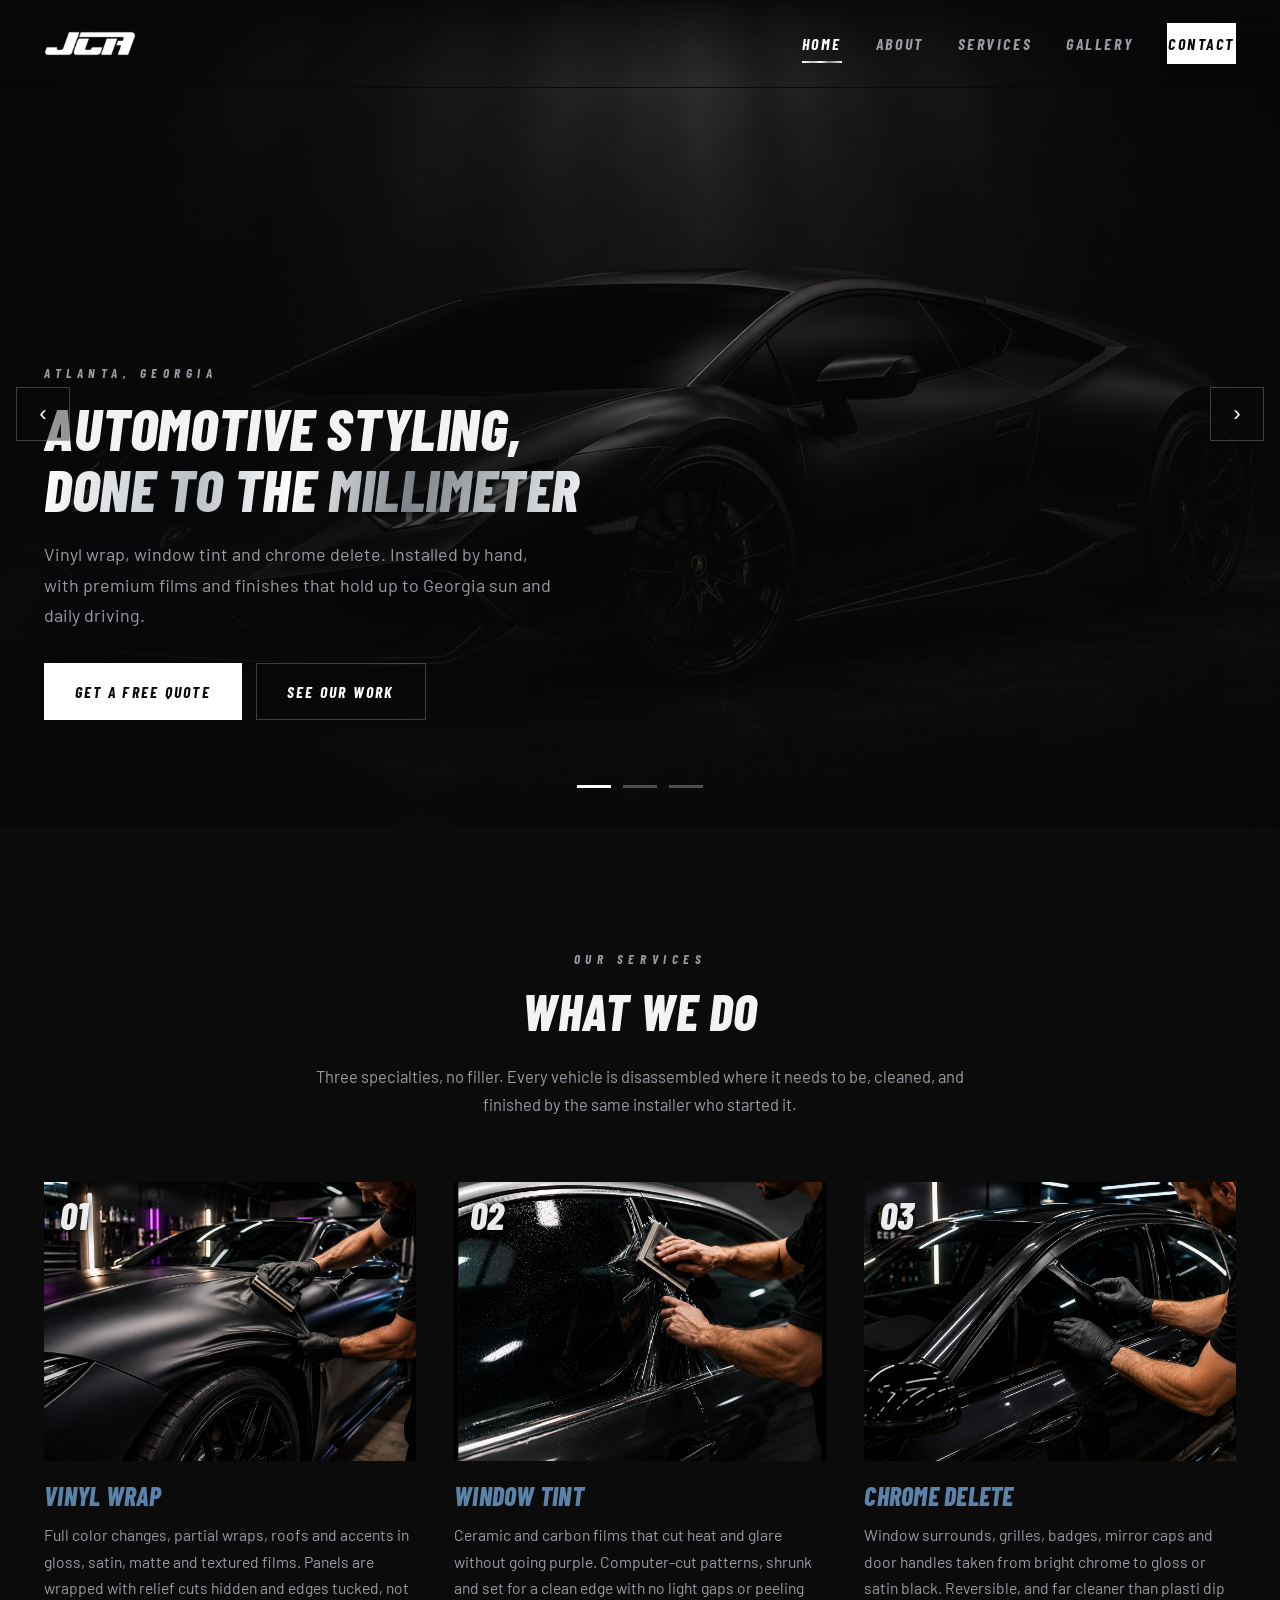
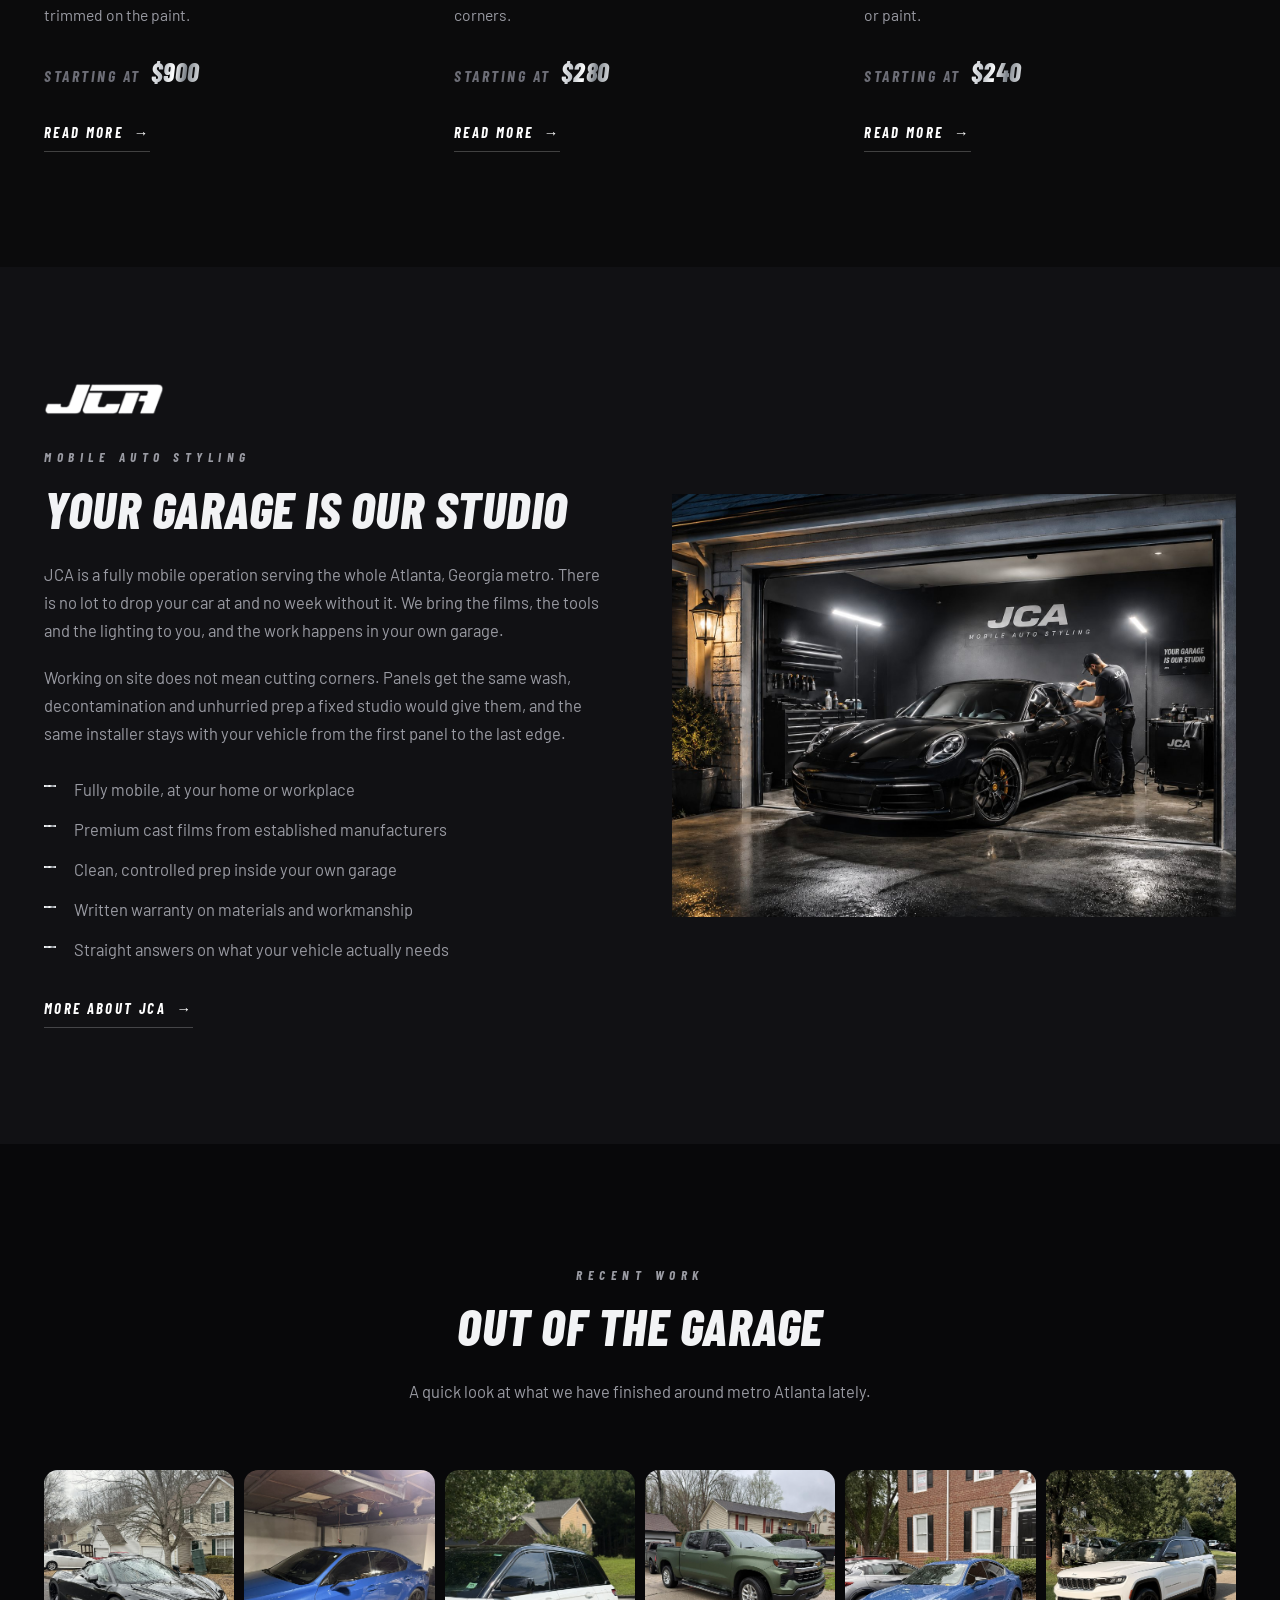
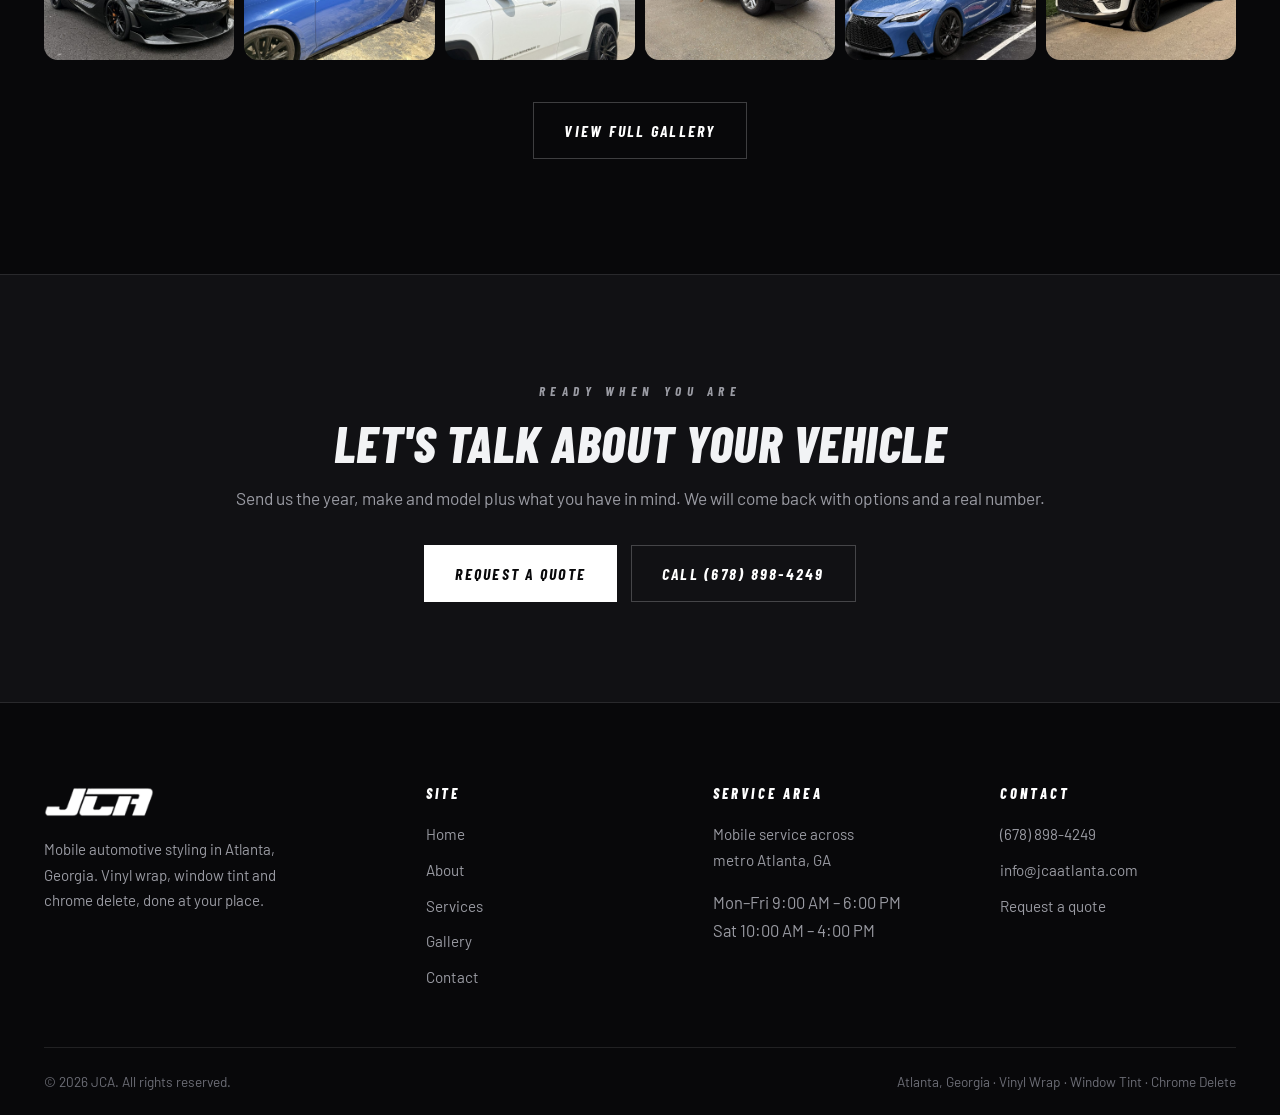
<file: index.html>
<!DOCTYPE html>
<html lang="en">
<head>
<meta charset="utf-8">
<meta name="viewport" content="width=device-width, initial-scale=1">
<title>JCA | Vinyl Wrap, Window Tint &amp; Chrome Delete in Atlanta, GA</title>
<meta name="description" content="JCA is a mobile automotive styling service in Atlanta, Georgia specializing in vinyl wraps, window tint and chrome delete. We come to your garage.">
<meta property="og:title" content="JCA | Automotive Styling in Atlanta, GA">
<meta property="og:description" content="Vinyl wrap, window tint and chrome delete done right in Atlanta, Georgia.">
<meta property="og:type" content="website">
<link rel="icon" href="assets/img/favicon.svg" type="image/svg+xml">
<link rel="preconnect" href="https://fonts.googleapis.com">
<link rel="preconnect" href="https://fonts.gstatic.com" crossorigin>
<link href="https://fonts.googleapis.com/css2?family=Barlow+Condensed:ital,wght@0,600;0,700;1,700;1,800&family=Barlow:wght@400;500;600&display=swap" rel="stylesheet">
<link rel="stylesheet" href="assets/css/style.css">
<script>document.documentElement.classList.add('js');</script>
</head>
<body>

<a class="skip-link" href="#main">Skip to content</a>

<!-- ============================= HEADER ============================= -->
<header class="site-header" id="siteHeader">
  <div class="container header-inner">
    <a class="brand" href="index.html" aria-label="JCA home">
      <img src="images/jca-logo.png" alt="JCA" width="92" height="25">
    </a>

    <nav class="nav" id="nav" aria-label="Main">
      <a href="index.html" class="is-active" aria-current="page">Home</a>
      <a href="about.html">About</a>
      <a href="services.html">Services</a>
      <a href="gallery.html">Gallery</a>
      <a href="contact.html" class="btn btn--solid btn--sm">Contact</a>
    </nav>

    <button class="nav-toggle" id="navToggle" type="button"
            aria-expanded="false" aria-controls="nav" aria-label="Open menu">
      <span></span>
    </button>
  </div>
</header>

<main id="main">

  <!-- ============================= HERO ============================= -->
  <section class="hero" data-slider aria-roledescription="carousel" aria-label="Featured work">
    <div class="hero__slides">
      <div class="hero__slide is-active" role="group" aria-roledescription="slide" aria-label="1 of 3">
        <img src="images/vinyl-wrap-hero.jpg" width="1672" height="941" fetchpriority="high"
             alt="Sports car finished in a satin black vinyl wrap under studio lighting">
      </div>
      <div class="hero__slide" role="group" aria-roledescription="slide" aria-label="2 of 3" aria-hidden="true">
        <!-- No loading="lazy" on carousel slides: inactive slides are visibility:hidden,
             so the browser defers the fetch and the slide rotates in blank. -->
        <img src="images/window-tint-hero.jpg" width="1672" height="941"
             alt="Black sedan with ceramic tinted glass under studio lighting">
      </div>
      <div class="hero__slide" role="group" aria-roledescription="slide" aria-label="3 of 3" aria-hidden="true">
        <img src="images/chrome-delete-hero.jpg" width="1672" height="941"
             alt="Black sports car with every exterior trim piece blacked out under studio lighting">
      </div>
    </div>

    <div class="hero__inner container">
      <div class="hero__copy">
        <span class="eyebrow">Atlanta, Georgia</span>
        <h1>Automotive styling,<br><span class="chrome-text">done to the millimeter</span></h1>
        <p>Vinyl wrap, window tint and chrome delete. Installed by hand, with premium films and finishes that hold up to Georgia sun and daily driving.</p>
        <div class="hero__actions">
          <a class="btn btn--solid" href="contact.html">Get a Free Quote</a>
          <a class="btn btn--ghost" href="gallery.html">See Our Work</a>
        </div>
      </div>
    </div>

    <button class="hero__arrow hero__arrow--prev" type="button" aria-label="Previous slide">&#8249;</button>
    <button class="hero__arrow hero__arrow--next" type="button" aria-label="Next slide">&#8250;</button>
    <div class="hero__dots" role="tablist" aria-label="Slides"></div>
  </section>

  <!-- ============================= SERVICES ============================= -->
  <section class="section">
    <div class="container">
      <div class="section-head reveal">
        <span class="eyebrow">Our Services</span>
        <h2>What we do</h2>
        <p>Three specialties, no filler. Every vehicle is disassembled where it needs to be, cleaned, and finished by the same installer who started it.</p>
      </div>

      <div class="grid-3">
        <article class="card reveal">
          <div class="card__media">
            <span class="card__index">01</span>
            <img src="images/vinyl-wrap.jpg" width="1402" height="1122" loading="lazy"
                 alt="Installer squeegeeing matte black vinyl wrap across a car's hood and front fender">
          </div>
          <h3>Vinyl Wrap</h3>
          <p>Full color changes, partial wraps, roofs and accents in gloss, satin, matte and textured films. Panels are wrapped with relief cuts hidden and edges tucked, not trimmed on the paint.</p>
          <p class="card__price">Starting at <b>$900</b></p>
          <a class="link-more" href="services.html#wrap">Read More</a>
        </article>

        <article class="card reveal" data-delay="1">
          <div class="card__media">
            <span class="card__index">02</span>
            <img src="images/window-tint.jpg" width="1352" height="1163" loading="lazy"
                 alt="Installer squeegeeing water out from under ceramic tint film on a car's side window">
          </div>
          <h3>Window Tint</h3>
          <p>Ceramic and carbon films that cut heat and glare without going purple. Computer-cut patterns, shrunk and set for a clean edge with no light gaps or peeling corners.</p>
          <p class="card__price">Starting at <b>$280</b></p>
          <a class="link-more" href="services.html#tint">Read More</a>
        </article>

        <article class="card reveal" data-delay="2">
          <div class="card__media">
            <span class="card__index">03</span>
            <img src="images/chrome-delete.jpg" width="1402" height="1122" loading="lazy"
                 alt="Installer laying black film over a car's chrome window surround during a chrome delete">
          </div>
          <h3>Chrome Delete</h3>
          <p>Window surrounds, grilles, badges, mirror caps and door handles taken from bright chrome to gloss or satin black. Reversible, and far cleaner than plasti dip or paint.</p>
          <p class="card__price">Starting at <b>$240</b></p>
          <a class="link-more" href="services.html#chrome-delete">Read More</a>
        </article>
      </div>
    </div>
  </section>

  <!-- ============================= ABOUT SPLIT ============================= -->
  <section class="section section--surface">
    <div class="container split">
      <div class="split__body reveal">
        <img class="brand-lockup" src="images/jca-logo.png" alt="JCA" width="120" height="33">
        <span class="eyebrow">Mobile Auto Styling</span>
        <h2>Your garage is our studio</h2>
        <p>JCA is a fully mobile operation serving the whole Atlanta, Georgia metro. There is no lot to drop your car at and no week without it. We bring the films, the tools and the lighting to you, and the work happens in your own garage.</p>
        <p>Working on site does not mean cutting corners. Panels get the same wash, decontamination and unhurried prep a fixed studio would give them, and the same installer stays with your vehicle from the first panel to the last edge.</p>
        <ul class="check">
          <li>Fully mobile, at your home or workplace</li>
          <li>Premium cast films from established manufacturers</li>
          <li>Clean, controlled prep inside your own garage</li>
          <li>Written warranty on materials and workmanship</li>
          <li>Straight answers on what your vehicle actually needs</li>
        </ul>
        <p style="margin-top:30px"><a class="link-more" href="about.html">More About JCA</a></p>
      </div>

      <div class="split__media split__media--framed reveal" data-delay="1">
        <img src="images/garage-studio.jpg" width="1448" height="1086" loading="lazy"
             alt="JCA installer applying film to a black sports car inside a customer's garage at night">
      </div>
    </div>
  </section>

  <!-- ============================= GALLERY PREVIEW ============================= -->
  <section class="section section--black">
    <div class="container">
      <div class="section-head reveal">
        <span class="eyebrow">Recent Work</span>
        <h2>Out of the garage</h2>
        <p>A quick look at what we have finished around metro Atlanta lately.</p>
      </div>

      <div class="mosaic mosaic--home reveal">
        <a class="tile" href="gallery.html"><img src="images/gallery-gloss-black-wrap.jpg" width="900" height="1200" alt="McLaren 720S in gloss black with blacked-out wheels and tinted glass" loading="lazy"></a>
        <a class="tile" href="gallery.html"><img src="images/gallery-ceramic-tint.jpg" width="900" height="1200" alt="Lexus IS with ceramic tinted windows and a blacked-out roof" loading="lazy"></a>
        <a class="tile" href="gallery.html"><img src="images/gallery-chrome-delete.jpg" width="900" height="1200" alt="Jeep Grand Cherokee with window surrounds and pillars blacked out" loading="lazy"></a>
        <a class="tile" href="gallery.html"><img src="images/gallery-color-change.jpg" width="900" height="1200" alt="Chevrolet Silverado finished in a matte military green color change wrap" loading="lazy"></a>
        <a class="tile" href="gallery.html"><img src="images/gallery-tinted-sedan.jpg" width="900" height="1200" alt="Lexus IS sedan with tinted glass parked outside after installation" loading="lazy"></a>
        <a class="tile" href="gallery.html"><img src="images/gallery-trim-blackout.jpg" width="900" height="1200" alt="Jeep Grand Cherokee with tinted glass and blacked-out trim and wheels" loading="lazy"></a>
      </div>

      <p style="text-align:center;margin-top:42px" class="reveal">
        <a class="btn btn--ghost" href="gallery.html">View Full Gallery</a>
      </p>
    </div>
  </section>

  <!-- ============================= CTA ============================= -->
  <section class="cta">
    <div class="container reveal">
      <span class="eyebrow">Ready When You Are</span>
      <h2>Let's talk about your vehicle</h2>
      <p class="lead">Send us the year, make and model plus what you have in mind. We will come back with options and a real number.</p>
      <div class="hero__actions">
        <a class="btn btn--solid" href="contact.html">Request a Quote</a>
        <a class="btn btn--ghost" href="tel:+16788984249">Call (678) 898-4249</a>
      </div>
    </div>
  </section>

</main>

<!-- ============================= FOOTER ============================= -->
<footer class="site-footer">
  <div class="container">
    <div class="footer-grid">
      <div class="footer-brand">
        <img src="images/jca-logo.png" alt="JCA" width="110" height="30">
        <p>Mobile automotive styling in Atlanta, Georgia. Vinyl wrap, window tint and chrome delete, done at your place.</p>
      </div>

      <div>
        <h4>Site</h4>
        <ul>
          <li><a href="index.html">Home</a></li>
          <li><a href="about.html">About</a></li>
          <li><a href="services.html">Services</a></li>
          <li><a href="gallery.html">Gallery</a></li>
          <li><a href="contact.html">Contact</a></li>
        </ul>
      </div>

      <div>
        <h4>Service Area</h4>
        <address>
          Mobile service across<br>
          metro Atlanta, GA
        </address>
        <p style="margin-top:14px">Mon&ndash;Fri 9:00 AM &ndash; 6:00 PM<br>Sat 10:00 AM &ndash; 4:00 PM</p>
      </div>

      <div>
        <h4>Contact</h4>
        <ul>
          <li><a href="tel:+16788984249">(678) 898-4249</a></li>
          <li><a href="mailto:info@jcaatlanta.com">info@jcaatlanta.com</a></li>
          <li><a href="contact.html">Request a quote</a></li>
        </ul>
      </div>
    </div>

    <div class="footer-bar">
      <span>&copy; <span data-year>2026</span> JCA. All rights reserved.</span>
      <span>Atlanta, Georgia &middot; Vinyl Wrap &middot; Window Tint &middot; Chrome Delete</span>
    </div>
  </div>
</footer>

<script src="assets/js/main.js"></script>
</body>
</html>
</file>
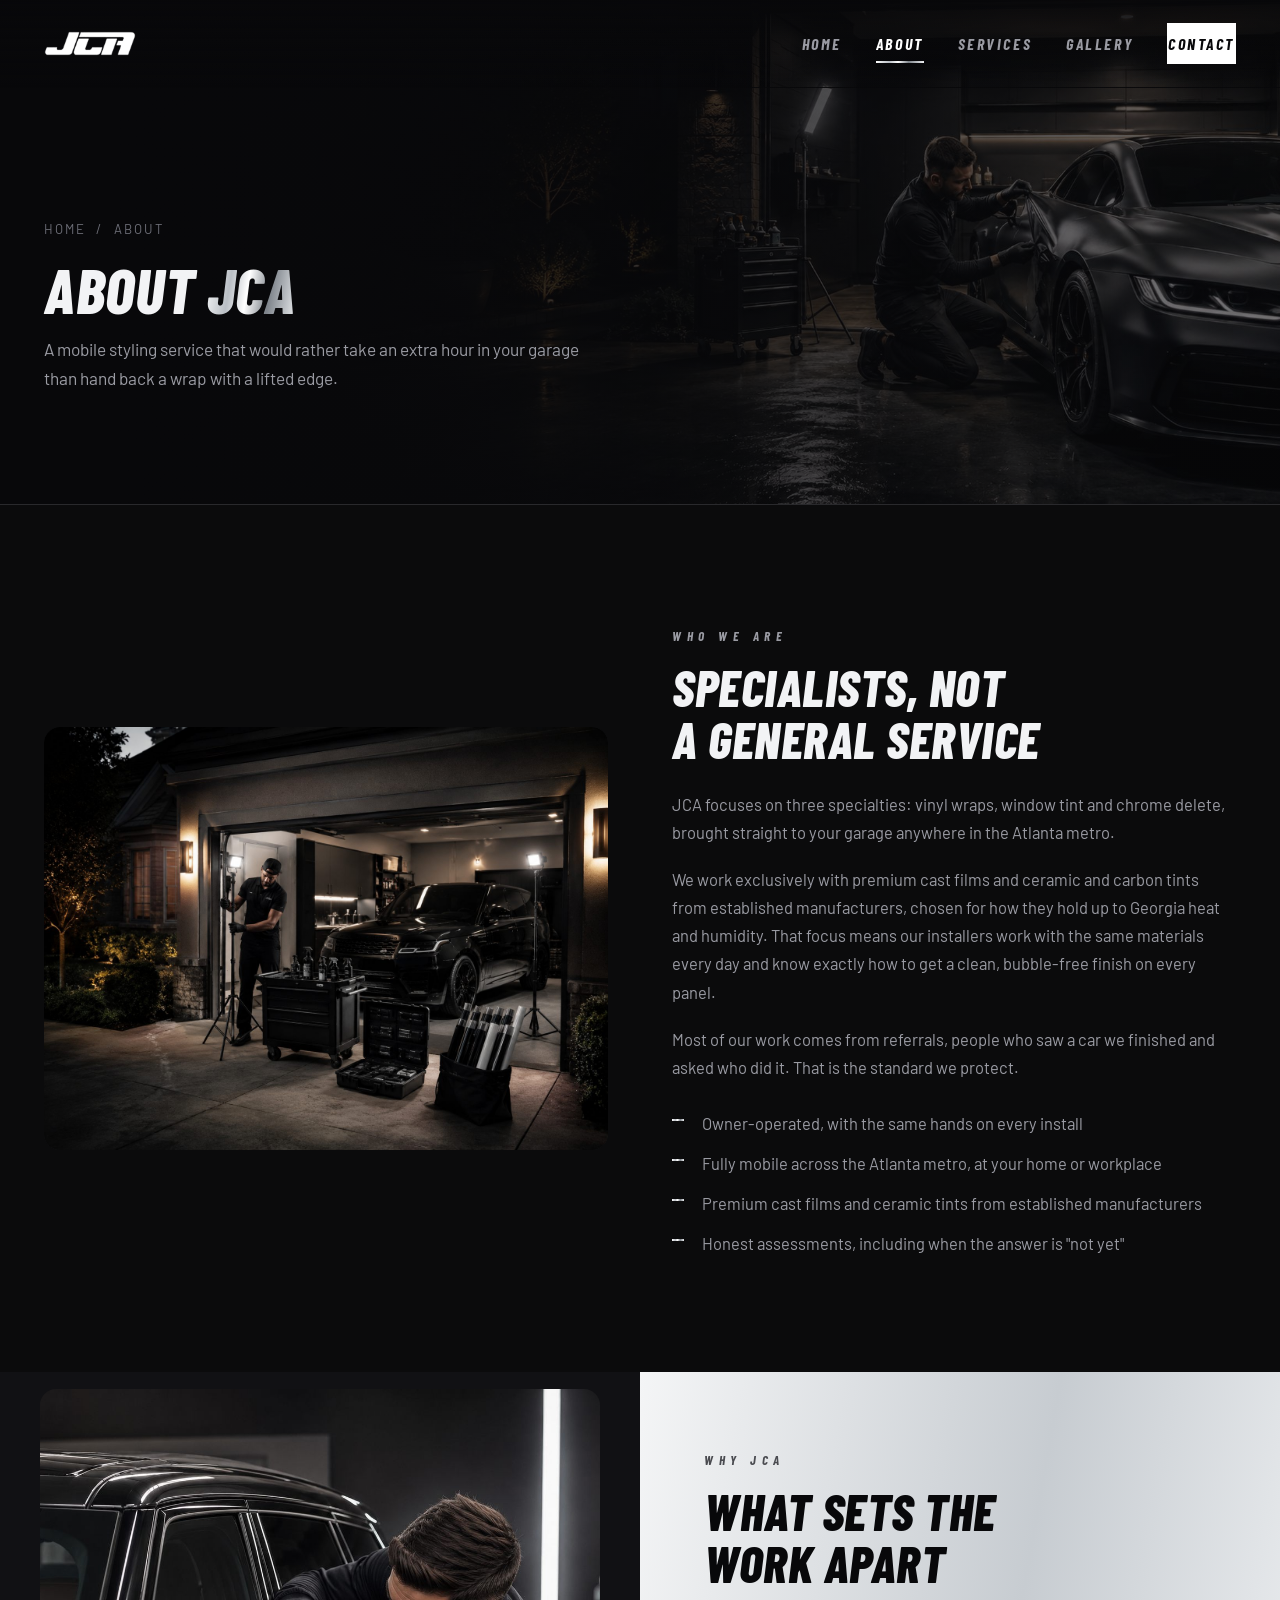
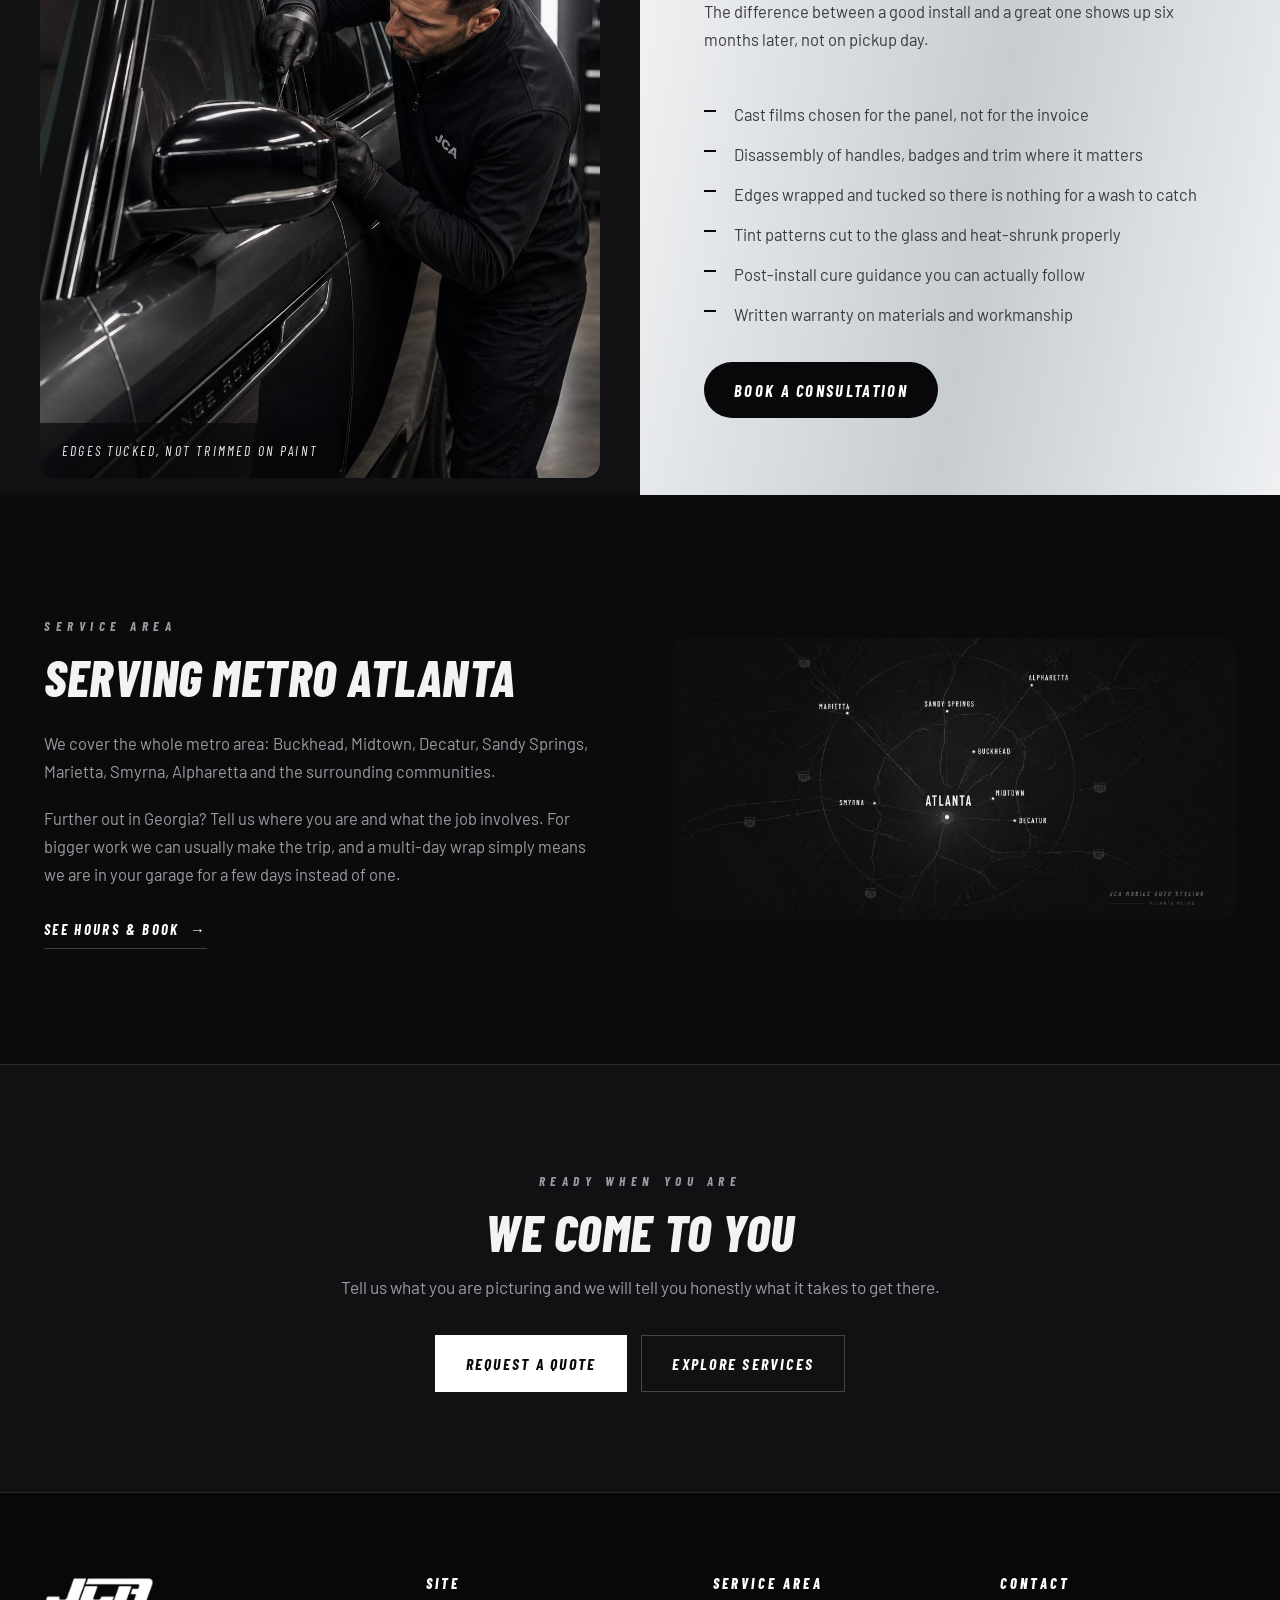
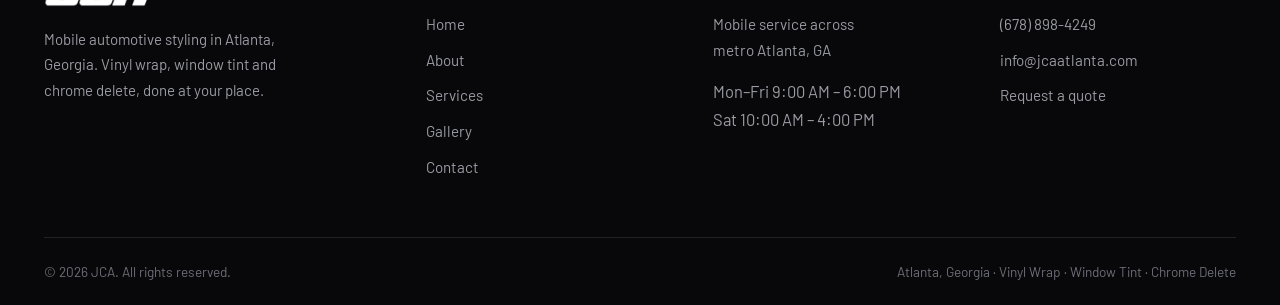
<file: about.html>
<!DOCTYPE html>
<html lang="en">
<head>
<meta charset="utf-8">
<meta name="viewport" content="width=device-width, initial-scale=1">
<title>About JCA | Mobile Automotive Styling in Atlanta, GA</title>
<meta name="description" content="Meet JCA, a mobile automotive styling service in Atlanta, Georgia: vinyl wrap, window tint and chrome delete, done in your own garage. Learn how we work.">
<meta property="og:title" content="About JCA | Mobile Automotive Styling in Atlanta, GA">
<meta property="og:description" content="How we work, what we install, and why the finish matters more than the deadline.">
<meta property="og:type" content="website">
<link rel="icon" href="assets/img/favicon.svg" type="image/svg+xml">
<link rel="preconnect" href="https://fonts.googleapis.com">
<link rel="preconnect" href="https://fonts.gstatic.com" crossorigin>
<link href="https://fonts.googleapis.com/css2?family=Barlow+Condensed:ital,wght@0,600;0,700;1,700;1,800&family=Barlow:wght@400;500;600&display=swap" rel="stylesheet">
<link rel="stylesheet" href="assets/css/style.css">
<script>document.documentElement.classList.add('js');</script>
</head>
<body>

<a class="skip-link" href="#main">Skip to content</a>

<header class="site-header" id="siteHeader">
  <div class="container header-inner">
    <a class="brand" href="index.html" aria-label="JCA home">
      <img src="images/jca-logo.png" alt="JCA" width="92" height="25">
    </a>
    <nav class="nav" id="nav" aria-label="Main">
      <a href="index.html">Home</a>
      <a href="about.html" class="is-active" aria-current="page">About</a>
      <a href="services.html">Services</a>
      <a href="gallery.html">Gallery</a>
      <a href="contact.html" class="btn btn--solid btn--sm">Contact</a>
    </nav>
    <button class="nav-toggle" id="navToggle" type="button"
            aria-expanded="false" aria-controls="nav" aria-label="Open menu">
      <span></span>
    </button>
  </div>
</header>

<main id="main">

  <section class="page-hero page-hero--about">
    <div class="container">
      <nav class="breadcrumb" aria-label="Breadcrumb">
        <a href="index.html">Home</a><span>/</span><span>About</span>
      </nav>
      <h1>About <span class="chrome-text">JCA</span></h1>
      <p class="lead">A mobile styling service that would rather take an extra hour in your garage than hand back a wrap with a lifted edge.</p>
    </div>
  </section>

  <!-- ============================= STORY ============================= -->
  <section class="section">
    <div class="container split">
      <div class="split__media split__media--framed split__media--rounded reveal">
        <img src="images/about-specialists.jpg" width="1448" height="1086" loading="lazy"
             alt="JCA installer setting up lighting and tools in a customer's driveway with a black SUV in the garage">
      </div>

      <div class="split__body reveal" data-delay="1">
        <span class="eyebrow">Who We Are</span>
        <h2>Specialists, not a general service</h2>
        <p>JCA focuses on three specialties: vinyl wraps, window tint and chrome delete, brought straight to your garage anywhere in the Atlanta metro.</p>
        <p>We work exclusively with premium cast films and ceramic and carbon tints from established manufacturers, chosen for how they hold up to Georgia heat and humidity. That focus means our installers work with the same materials every day and know exactly how to get a clean, bubble-free finish on every panel.</p>
        <p>Most of our work comes from referrals, people who saw a car we finished and asked who did it. That is the standard we protect.</p>
        <ul class="check">
          <li>Owner-operated, with the same hands on every install</li>
          <li>Fully mobile across the Atlanta metro, at your home or workplace</li>
          <li>Premium cast films and ceramic tints from established manufacturers</li>
          <li>Honest assessments, including when the answer is "not yet"</li>
        </ul>
      </div>
    </div>
  </section>

  <!-- ============================= FEATURE BAND ============================= -->
  <section class="band">
    <figure class="band__media">
      <img src="images/about-what-sets-apart.jpg" width="1254" height="1254" loading="lazy"
           alt="JCA installer trimming tint film along the window edge of a black Range Rover">
      <figcaption>Edges tucked, not trimmed on paint</figcaption>
    </figure>

    <div class="band__panel">
      <span class="eyebrow">Why JCA</span>
      <h2>What sets the work apart</h2>
      <p>The difference between a good install and a great one shows up six months later, not on pickup day.</p>
      <ul class="check check--dark">
        <li>Cast films chosen for the panel, not for the invoice</li>
        <li>Disassembly of handles, badges and trim where it matters</li>
        <li>Edges wrapped and tucked so there is nothing for a wash to catch</li>
        <li>Tint patterns cut to the glass and heat-shrunk properly</li>
        <li>Post-install cure guidance you can actually follow</li>
        <li>Written warranty on materials and workmanship</li>
      </ul>
      <a class="hotline" href="contact.html">Book a Consultation</a>
    </div>
  </section>

  <!-- ============================= SERVICE AREA ============================= -->
  <section class="section">
    <div class="container split split--reverse">
      <div class="split__media split__media--rounded reveal">
        <img src="images/service-area-map.jpg" width="1774" height="887" loading="lazy"
             alt="Map of the metro Atlanta service area, with Buckhead, Midtown, Decatur, Sandy Springs, Marietta, Smyrna and Alpharetta marked around Atlanta">
      </div>
      <div class="split__body reveal" data-delay="1">
        <span class="eyebrow">Service Area</span>
        <h2>Serving metro Atlanta</h2>
        <p>We cover the whole metro area: Buckhead, Midtown, Decatur, Sandy Springs, Marietta, Smyrna, Alpharetta and the surrounding communities.</p>
        <p>Further out in Georgia? Tell us where you are and what the job involves. For bigger work we can usually make the trip, and a multi-day wrap simply means we are in your garage for a few days instead of one.</p>
        <p style="margin-top:26px"><a class="link-more" href="contact.html">See Hours &amp; Book</a></p>
      </div>
    </div>
  </section>

  <section class="cta">
    <div class="container reveal">
      <span class="eyebrow">Ready When You Are</span>
      <h2>We come to you</h2>
      <p class="lead">Tell us what you are picturing and we will tell you honestly what it takes to get there.</p>
      <div class="hero__actions">
        <a class="btn btn--solid" href="contact.html">Request a Quote</a>
        <a class="btn btn--ghost" href="services.html">Explore Services</a>
      </div>
    </div>
  </section>

</main>

<footer class="site-footer">
  <div class="container">
    <div class="footer-grid">
      <div class="footer-brand">
        <img src="images/jca-logo.png" alt="JCA" width="110" height="30">
        <p>Mobile automotive styling in Atlanta, Georgia. Vinyl wrap, window tint and chrome delete, done at your place.</p>
      </div>
      <div>
        <h4>Site</h4>
        <ul>
          <li><a href="index.html">Home</a></li>
          <li><a href="about.html">About</a></li>
          <li><a href="services.html">Services</a></li>
          <li><a href="gallery.html">Gallery</a></li>
          <li><a href="contact.html">Contact</a></li>
        </ul>
      </div>
      <div>
        <h4>Service Area</h4>
        <address>
          Mobile service across<br>
          metro Atlanta, GA
        </address>
        <p style="margin-top:14px">Mon&ndash;Fri 9:00 AM &ndash; 6:00 PM<br>Sat 10:00 AM &ndash; 4:00 PM</p>
      </div>
      <div>
        <h4>Contact</h4>
        <ul>
          <li><a href="tel:+16788984249">(678) 898-4249</a></li>
          <li><a href="mailto:info@jcaatlanta.com">info@jcaatlanta.com</a></li>
          <li><a href="contact.html">Request a quote</a></li>
        </ul>
      </div>
    </div>
    <div class="footer-bar">
      <span>&copy; <span data-year>2026</span> JCA. All rights reserved.</span>
      <span>Atlanta, Georgia &middot; Vinyl Wrap &middot; Window Tint &middot; Chrome Delete</span>
    </div>
  </div>
</footer>

<script src="assets/js/main.js"></script>
</body>
</html>
</file>
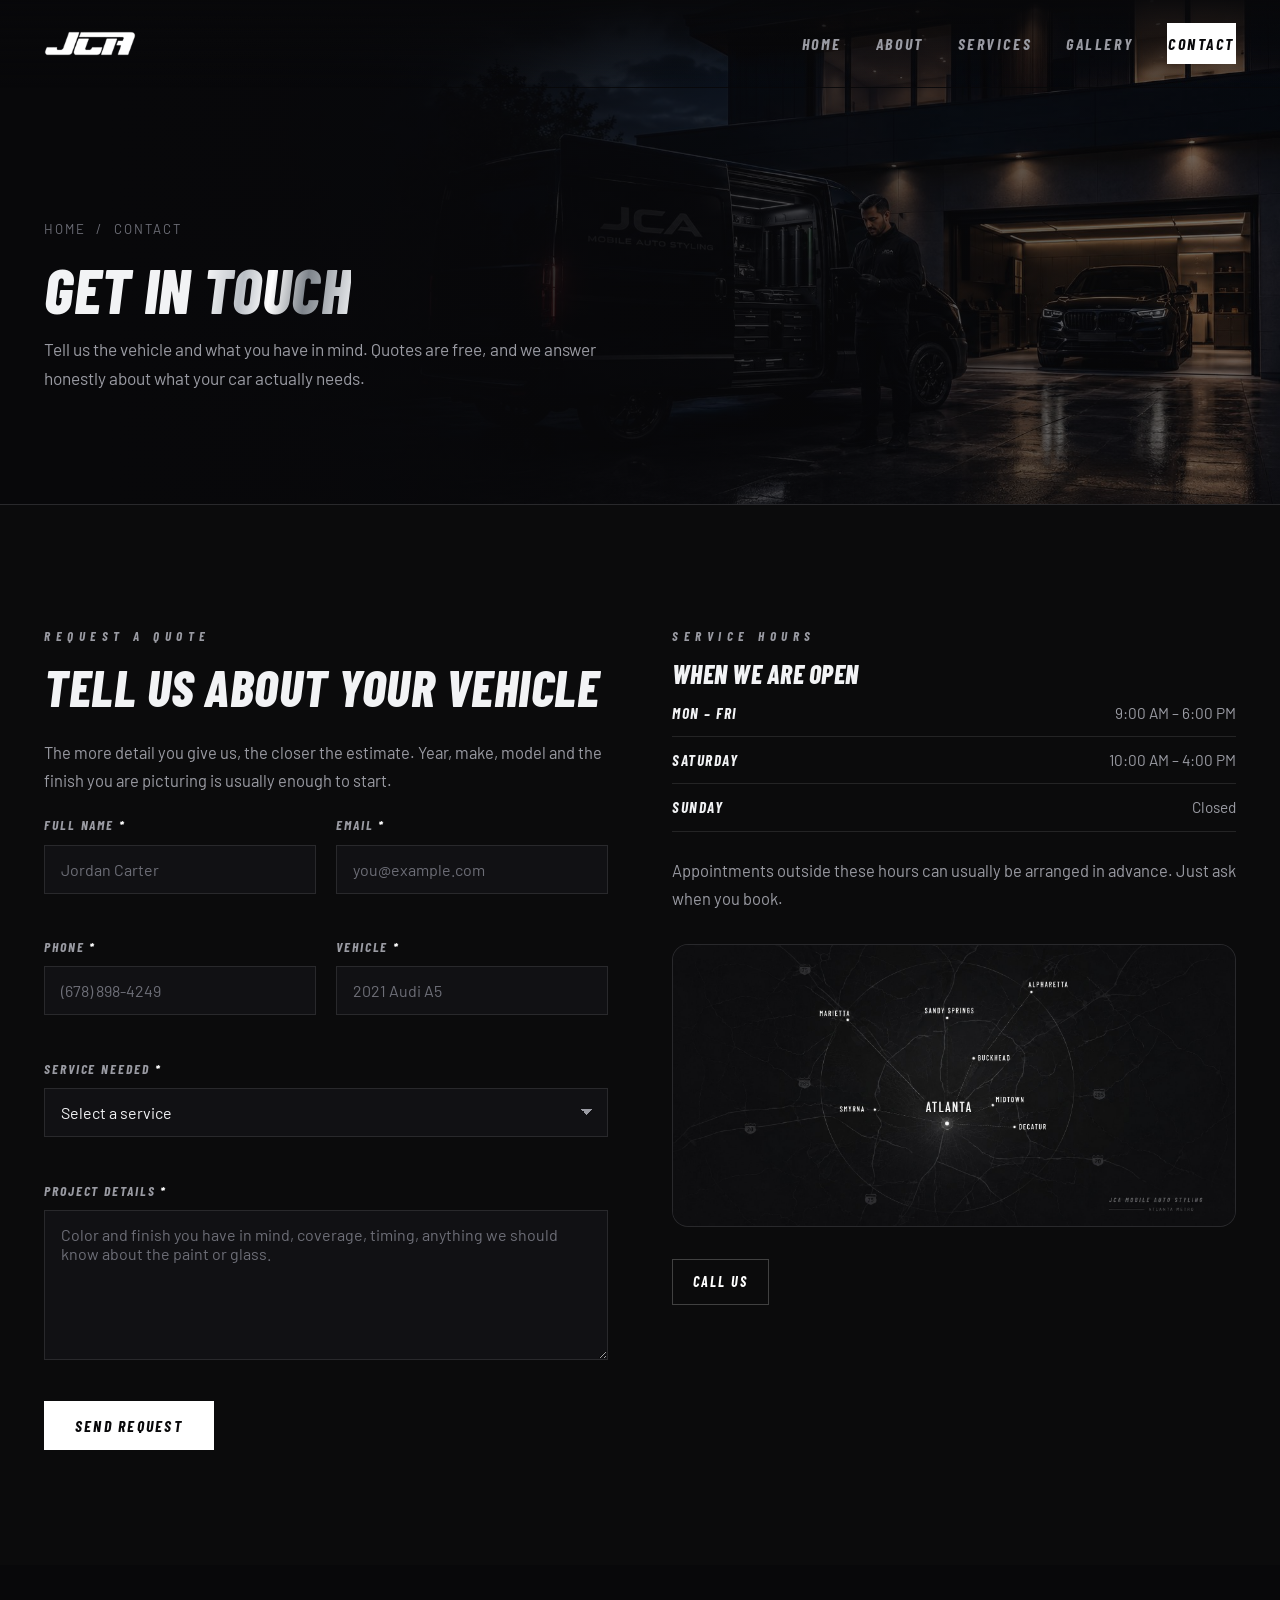
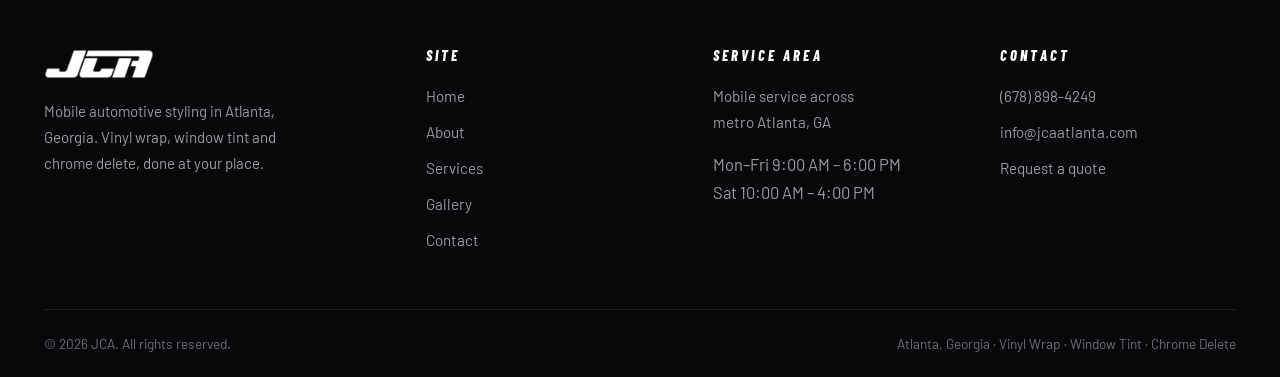
<file: contact.html>
<!DOCTYPE html>
<html lang="en">
<head>
<meta charset="utf-8">
<meta name="viewport" content="width=device-width, initial-scale=1">
<title>Contact JCA | Free Quote on Wrap, Tint &amp; Chrome Delete | Atlanta, GA</title>
<meta name="description" content="Contact JCA in Atlanta, Georgia for a free quote on vinyl wrap, window tint or chrome delete. Call, email or send us your vehicle details.">
<meta property="og:title" content="Contact JCA | Atlanta, GA">
<meta property="og:description" content="Get a free quote on vinyl wrap, window tint or chrome delete in Atlanta, Georgia.">
<meta property="og:type" content="website">
<link rel="icon" href="assets/img/favicon.svg" type="image/svg+xml">
<link rel="preconnect" href="https://fonts.googleapis.com">
<link rel="preconnect" href="https://fonts.gstatic.com" crossorigin>
<link href="https://fonts.googleapis.com/css2?family=Barlow+Condensed:ital,wght@0,600;0,700;1,700;1,800&family=Barlow:wght@400;500;600&display=swap" rel="stylesheet">
<link rel="stylesheet" href="assets/css/style.css">
<script>document.documentElement.classList.add('js');</script>
</head>
<body>

<a class="skip-link" href="#main">Skip to content</a>

<header class="site-header" id="siteHeader">
  <div class="container header-inner">
    <a class="brand" href="index.html" aria-label="JCA home">
      <img src="images/jca-logo.png" alt="JCA" width="92" height="25">
    </a>
    <nav class="nav" id="nav" aria-label="Main">
      <a href="index.html">Home</a>
      <a href="about.html">About</a>
      <a href="services.html">Services</a>
      <a href="gallery.html">Gallery</a>
      <a href="contact.html" class="btn btn--solid btn--sm is-active" aria-current="page">Contact</a>
    </nav>
    <button class="nav-toggle" id="navToggle" type="button"
            aria-expanded="false" aria-controls="nav" aria-label="Open menu">
      <span></span>
    </button>
  </div>
</header>

<main id="main">

  <section class="page-hero page-hero--contact">
    <div class="container">
      <nav class="breadcrumb" aria-label="Breadcrumb">
        <a href="index.html">Home</a><span>/</span><span>Contact</span>
      </nav>
      <h1>Get in <span class="chrome-text">Touch</span></h1>
      <p class="lead">Tell us the vehicle and what you have in mind. Quotes are free, and we answer honestly about what your car actually needs.</p>
    </div>
  </section>

  <!-- ============================= FORM ============================= -->
  <section class="section">
    <div class="container form-wrap">

      <div class="reveal">
        <span class="eyebrow">Request a Quote</span>
        <h2>Tell us about your vehicle</h2>
        <p>The more detail you give us, the closer the estimate. Year, make, model and the finish you are picturing is usually enough to start.</p>

        <!--
          NOTE FOR DEVELOPERS
          Submissions POST to the Supabase table contact_submissions. Validation
          and the fetch call both live in the contactForm block of
          assets/js/main.js, along with the project URL and publishable key.
        -->
        <form class="form" id="contactForm" novalidate>
          <div class="form__row">
            <div class="field">
              <label for="name">Full Name <span class="req">*</span></label>
              <input type="text" id="name" name="name" autocomplete="name" placeholder="Jordan Carter" required>
              <span class="error" id="name-error" role="alert"></span>
            </div>
            <div class="field">
              <label for="email">Email <span class="req">*</span></label>
              <input type="email" id="email" name="email" autocomplete="email" placeholder="you@example.com" required>
              <span class="error" id="email-error" role="alert"></span>
            </div>
          </div>

          <div class="form__row">
            <div class="field">
              <label for="phone">Phone <span class="req">*</span></label>
              <input type="tel" id="phone" name="phone" autocomplete="tel" placeholder="(678) 898-4249" required>
              <span class="error" id="phone-error" role="alert"></span>
            </div>
            <div class="field">
              <label for="vehicle">Vehicle <span class="req">*</span></label>
              <input type="text" id="vehicle" name="vehicle" placeholder="2021 Audi A5" required>
              <span class="error" id="vehicle-error" role="alert"></span>
            </div>
          </div>

          <div class="field">
            <label for="service">Service Needed <span class="req">*</span></label>
            <select id="service" name="service" required>
              <option value="">Select a service</option>
              <option value="wrap">Vinyl Wrap</option>
              <option value="tint">Window Tint</option>
              <option value="chrome-delete">Chrome Delete</option>
              <option value="multiple">More Than One Service</option>
              <option value="other">Something Else</option>
            </select>
            <span class="error" id="service-error" role="alert"></span>
          </div>

          <div class="field">
            <label for="message">Project Details <span class="req">*</span></label>
            <textarea id="message" name="message" placeholder="Color and finish you have in mind, coverage, timing, anything we should know about the paint or glass." required></textarea>
            <span class="error" id="message-error" role="alert"></span>
          </div>

          <div class="form__status" role="status" aria-live="polite"></div>

          <div>
            <button class="btn btn--solid" type="submit">Send Request</button>
          </div>
        </form>
      </div>

      <aside class="reveal" data-delay="1">
        <span class="eyebrow">Service Hours</span>
        <h3>When we are open</h3>
        <ul class="hours">
          <li><span>Mon &ndash; Fri</span><span>9:00 AM &ndash; 6:00 PM</span></li>
          <li><span>Saturday</span><span>10:00 AM &ndash; 4:00 PM</span></li>
          <li><span>Sunday</span><span>Closed</span></li>
        </ul>

        <p style="margin-top:24px">Appointments outside these hours can usually be arranged in advance. Just ask when you book.</p>

        <div class="map-frame" style="margin-top:32px">
          <img src="images/service-area-map.jpg" width="1774" height="887" loading="lazy"
               alt="Map of the metro Atlanta service area, with Buckhead, Midtown, Decatur, Sandy Springs, Marietta, Smyrna and Alpharetta marked around Atlanta">
        </div>

        <div class="hero__actions">
          <a class="btn btn--ghost btn--sm" href="tel:+16788984249">Call Us</a>
        </div>
      </aside>

    </div>
  </section>

</main>

<footer class="site-footer">
  <div class="container">
    <div class="footer-grid">
      <div class="footer-brand">
        <img src="images/jca-logo.png" alt="JCA" width="110" height="30">
        <p>Mobile automotive styling in Atlanta, Georgia. Vinyl wrap, window tint and chrome delete, done at your place.</p>
      </div>
      <div>
        <h4>Site</h4>
        <ul>
          <li><a href="index.html">Home</a></li>
          <li><a href="about.html">About</a></li>
          <li><a href="services.html">Services</a></li>
          <li><a href="gallery.html">Gallery</a></li>
          <li><a href="contact.html">Contact</a></li>
        </ul>
      </div>
      <div>
        <h4>Service Area</h4>
        <address>
          Mobile service across<br>
          metro Atlanta, GA
        </address>
        <p style="margin-top:14px">Mon&ndash;Fri 9:00 AM &ndash; 6:00 PM<br>Sat 10:00 AM &ndash; 4:00 PM</p>
      </div>
      <div>
        <h4>Contact</h4>
        <ul>
          <li><a href="tel:+16788984249">(678) 898-4249</a></li>
          <li><a href="mailto:info@jcaatlanta.com">info@jcaatlanta.com</a></li>
          <li><a href="contact.html">Request a quote</a></li>
        </ul>
      </div>
    </div>
    <div class="footer-bar">
      <span>&copy; <span data-year>2026</span> JCA. All rights reserved.</span>
      <span>Atlanta, Georgia &middot; Vinyl Wrap &middot; Window Tint &middot; Chrome Delete</span>
    </div>
  </div>
</footer>

<script src="assets/js/main.js"></script>
</body>
</html>
</file>
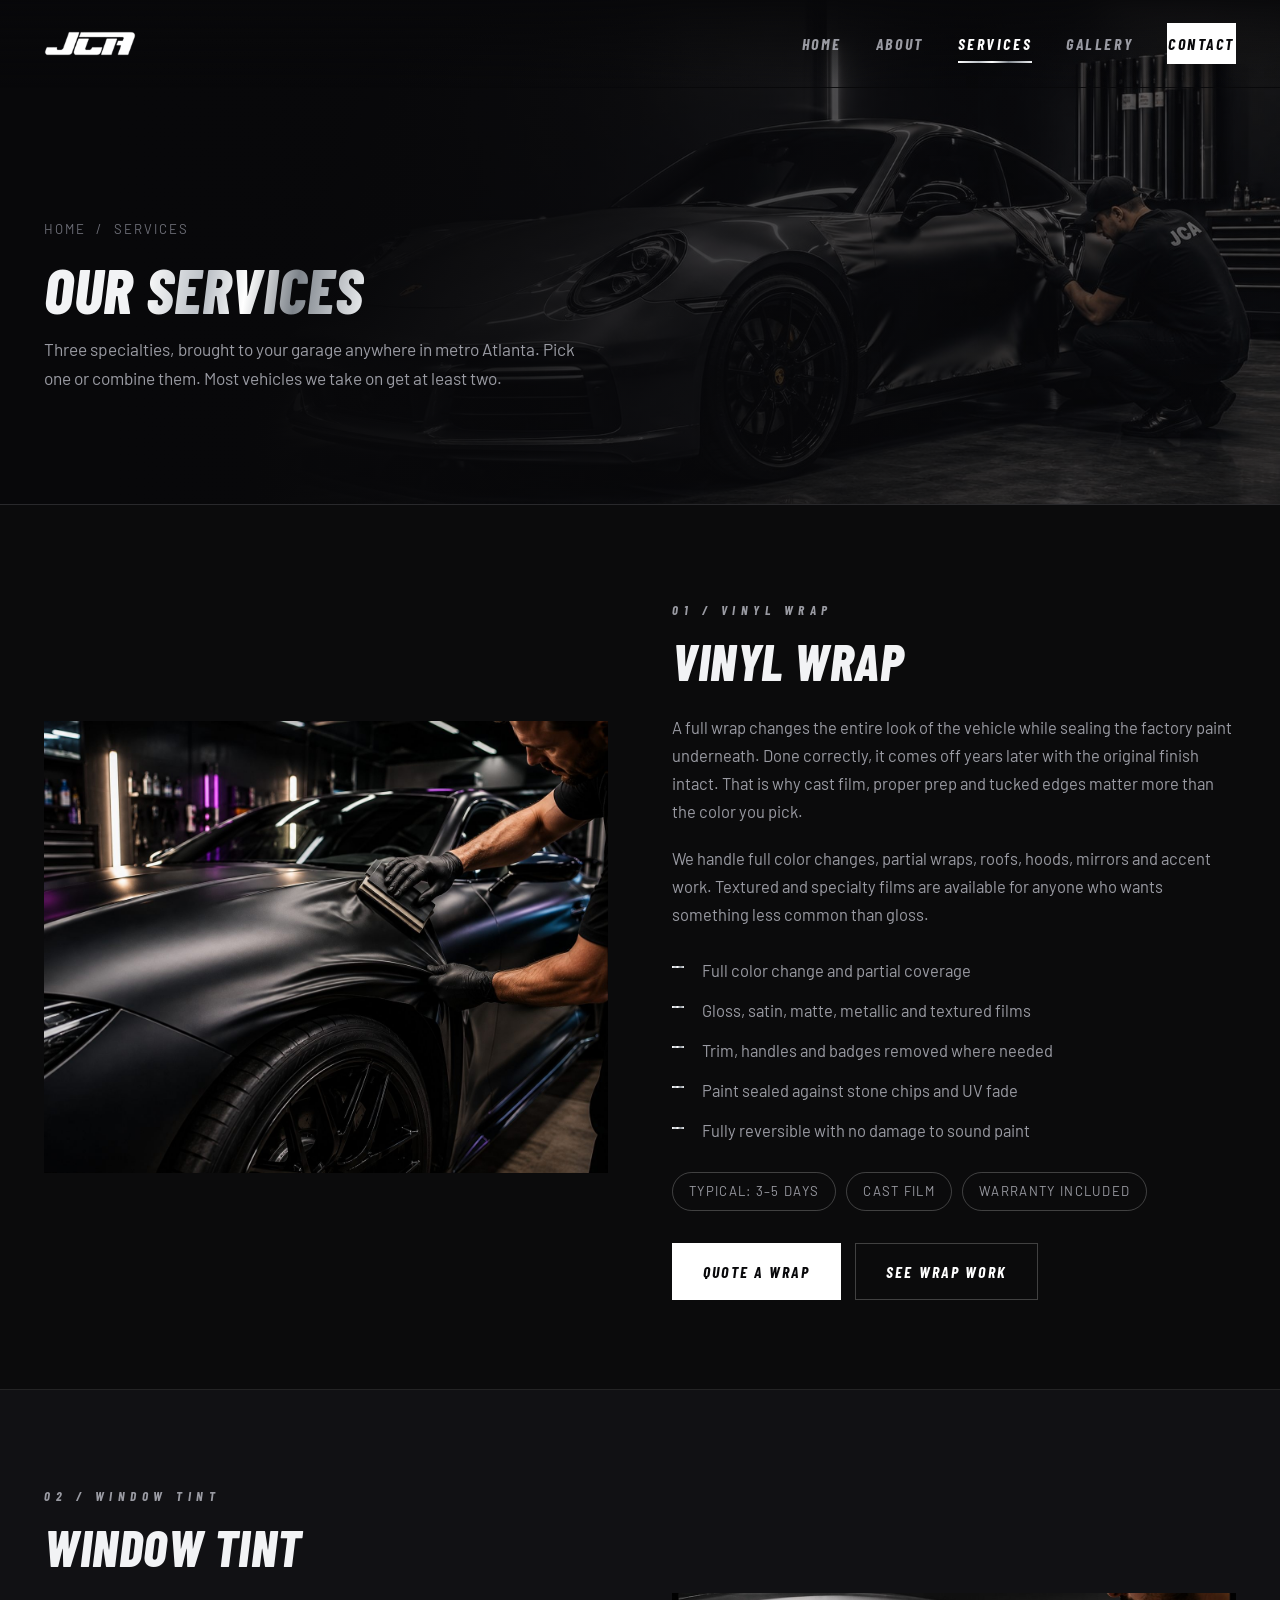
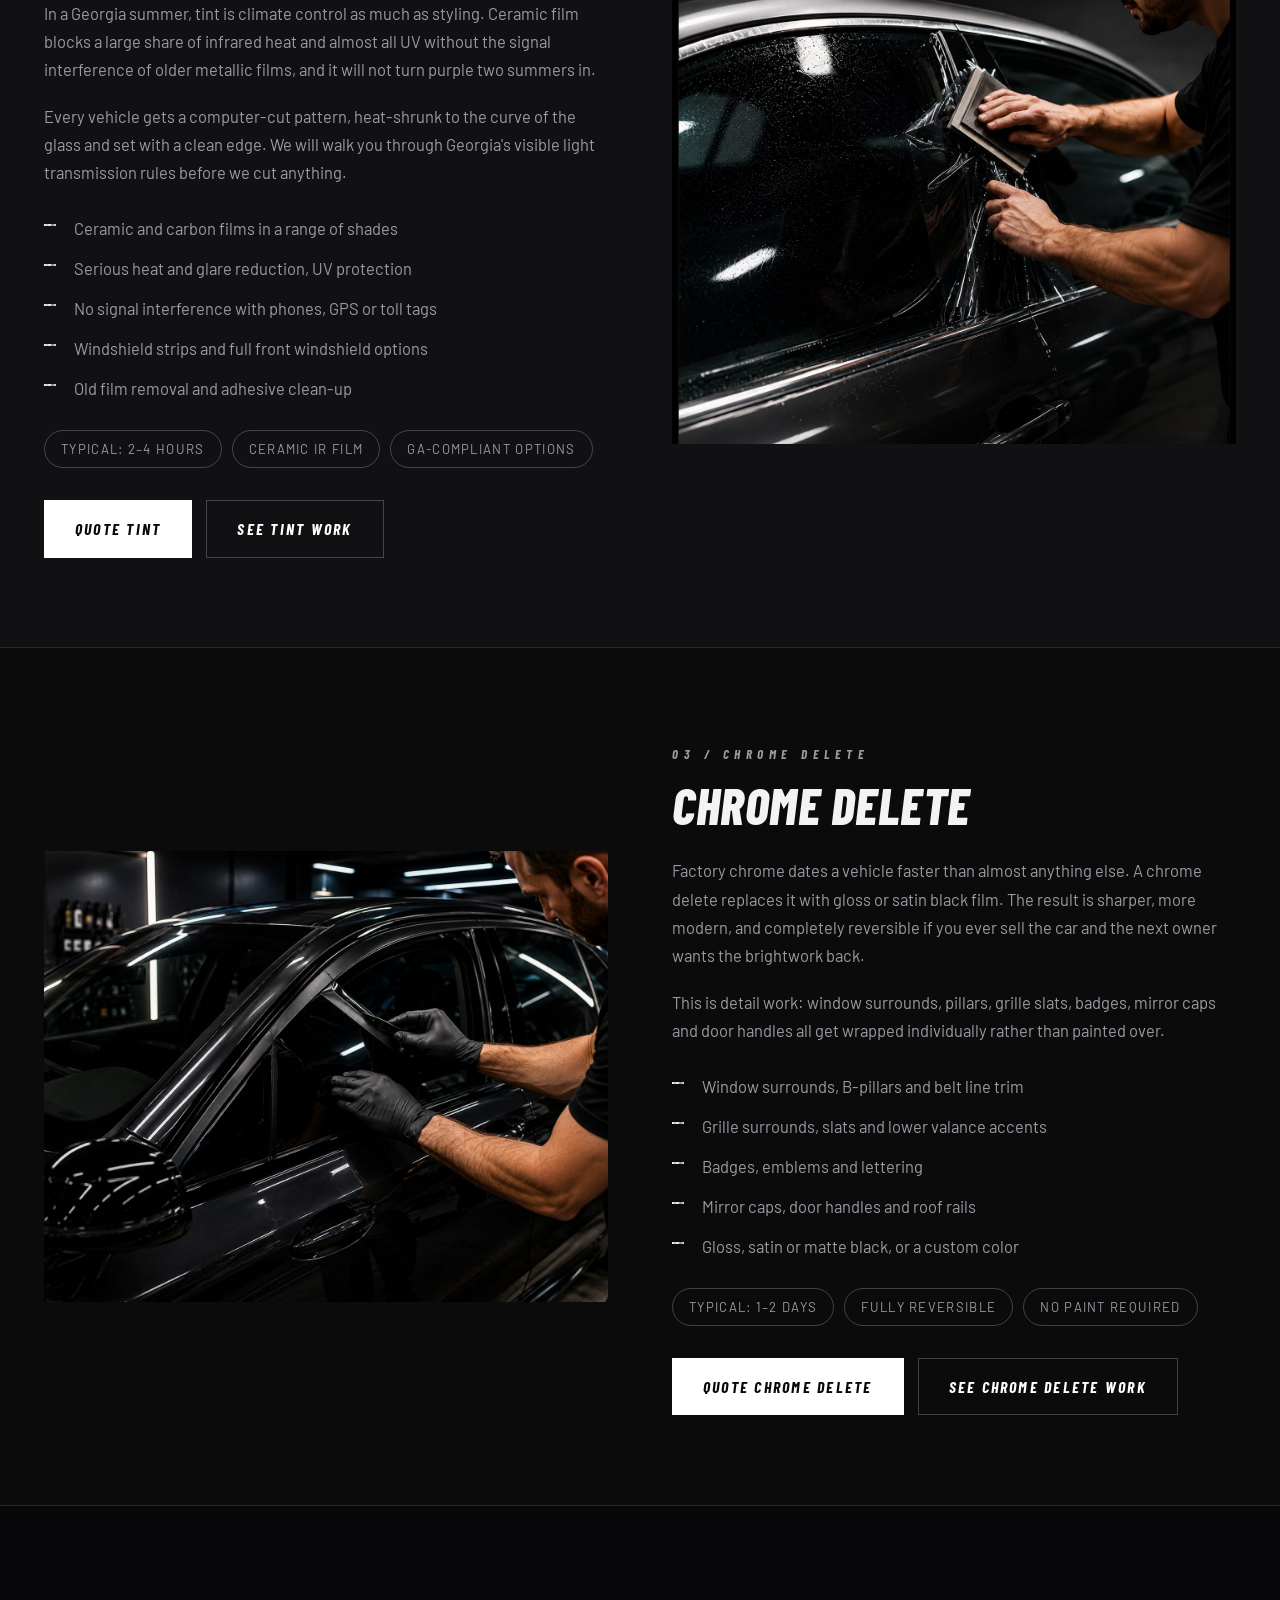
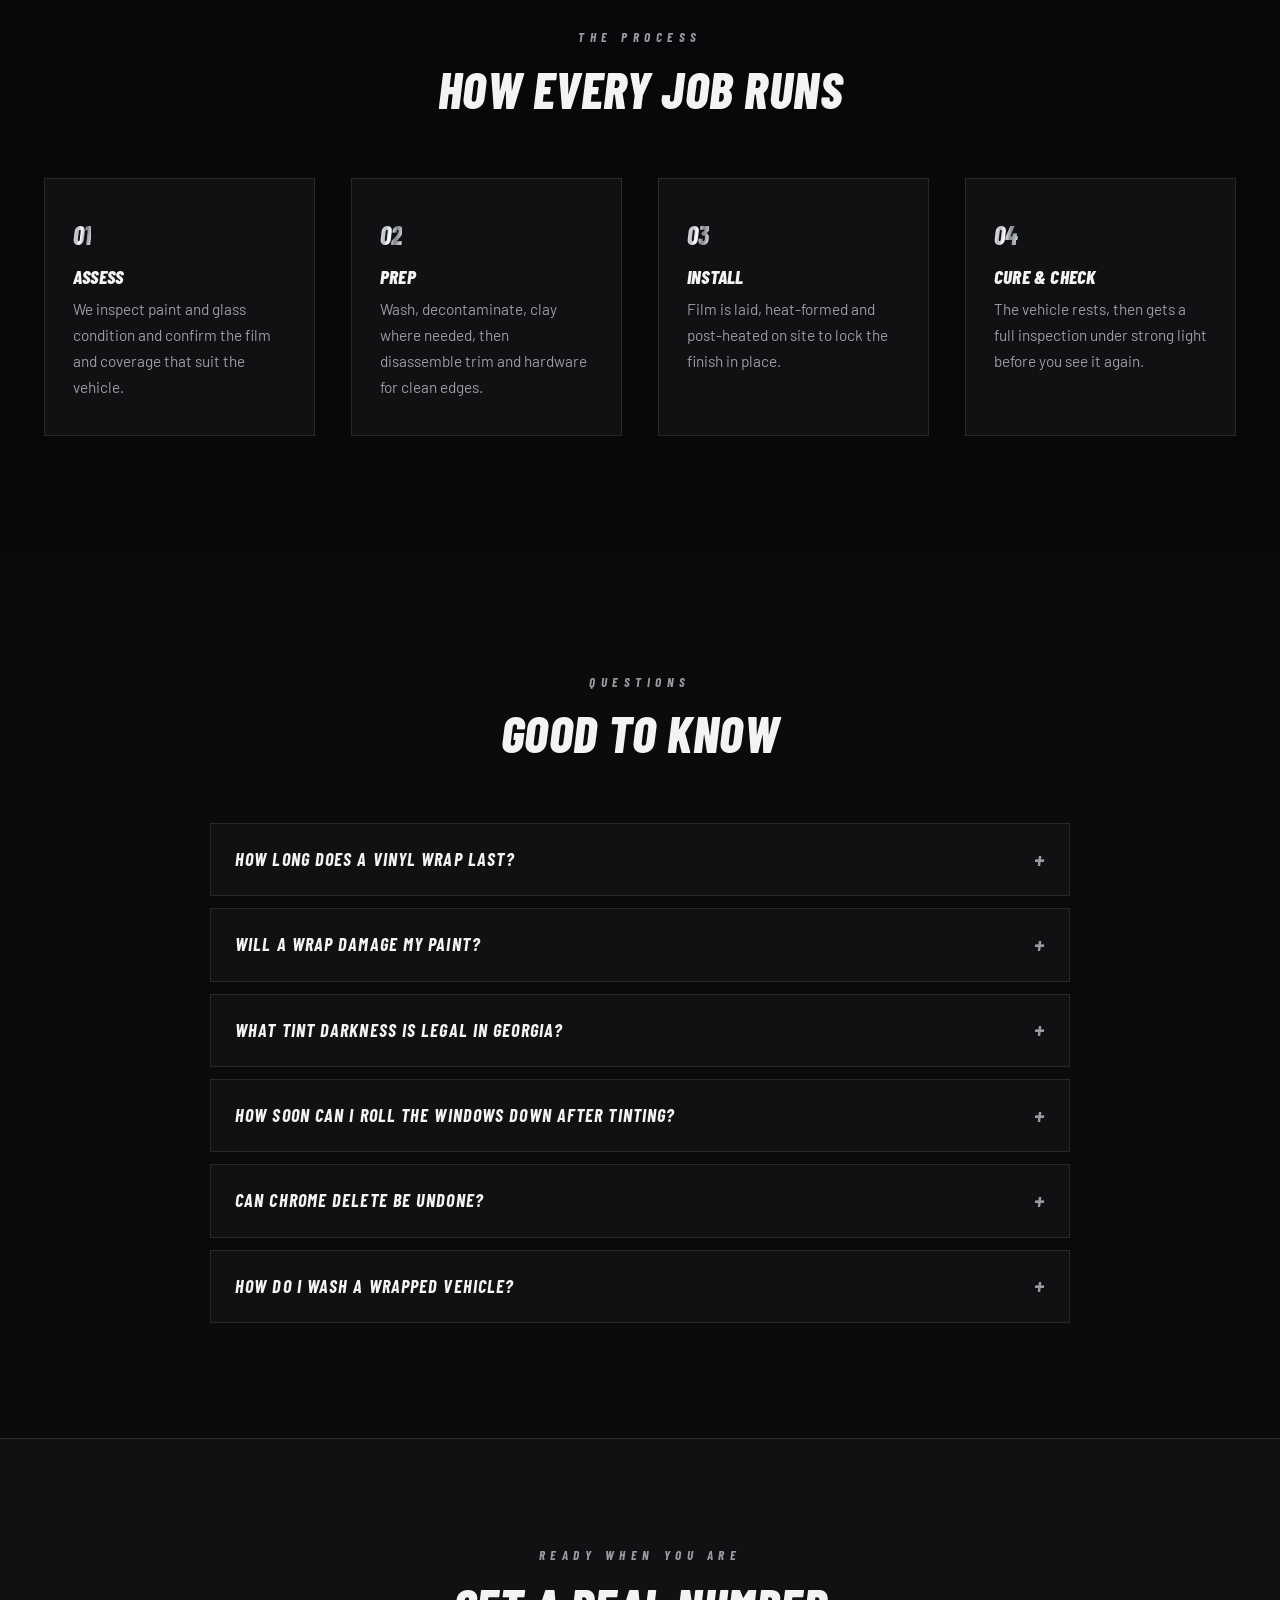
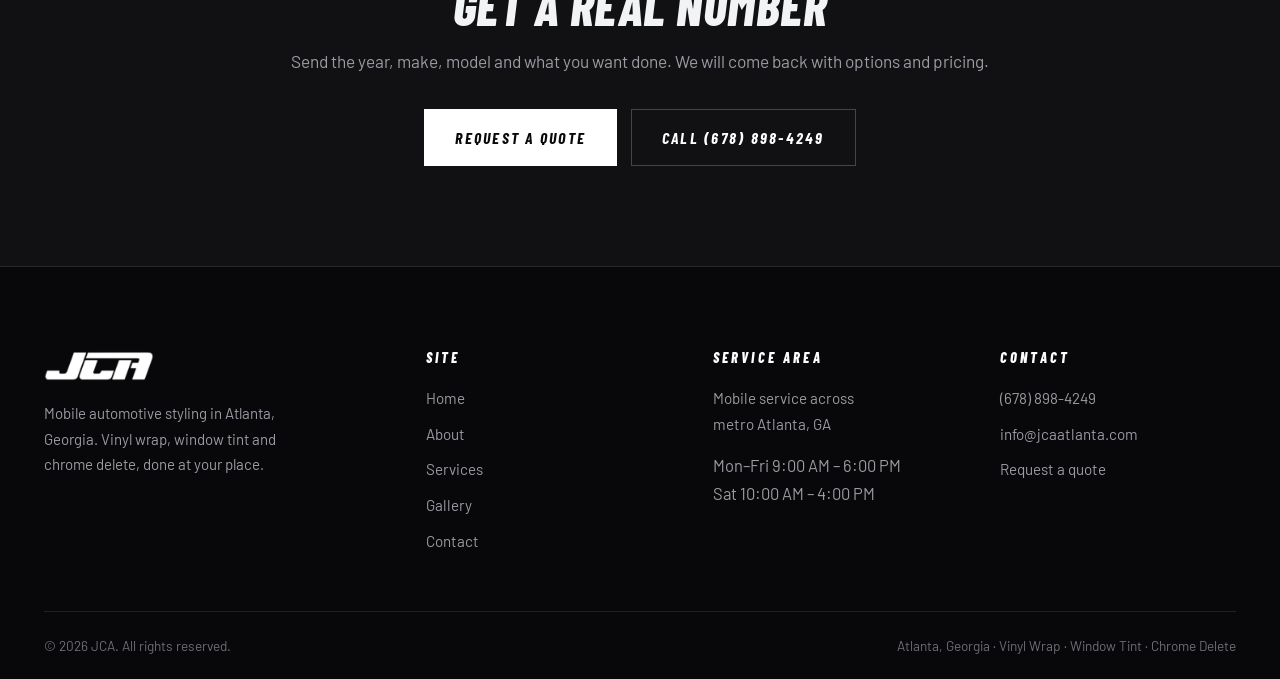
<file: services.html>
<!DOCTYPE html>
<html lang="en">
<head>
<meta charset="utf-8">
<meta name="viewport" content="width=device-width, initial-scale=1">
<title>Services | Vinyl Wrap, Window Tint &amp; Chrome Delete | JCA Atlanta</title>
<meta name="description" content="Vinyl wrap, ceramic window tint and chrome delete services at JCA in Atlanta, GA. See what each service covers, how long it takes and what it protects.">
<meta property="og:title" content="Services | JCA Atlanta">
<meta property="og:description" content="Vinyl wrap, window tint and chrome delete, brought to your garage in Atlanta, Georgia.">
<meta property="og:type" content="website">
<link rel="icon" href="assets/img/favicon.svg" type="image/svg+xml">
<link rel="preconnect" href="https://fonts.googleapis.com">
<link rel="preconnect" href="https://fonts.gstatic.com" crossorigin>
<link href="https://fonts.googleapis.com/css2?family=Barlow+Condensed:ital,wght@0,600;0,700;1,700;1,800&family=Barlow:wght@400;500;600&display=swap" rel="stylesheet">
<link rel="stylesheet" href="assets/css/style.css">
<script>document.documentElement.classList.add('js');</script>
</head>
<body>

<a class="skip-link" href="#main">Skip to content</a>

<header class="site-header" id="siteHeader">
  <div class="container header-inner">
    <a class="brand" href="index.html" aria-label="JCA home">
      <img src="images/jca-logo.png" alt="JCA" width="92" height="25">
    </a>
    <nav class="nav" id="nav" aria-label="Main">
      <a href="index.html">Home</a>
      <a href="about.html">About</a>
      <a href="services.html" class="is-active" aria-current="page">Services</a>
      <a href="gallery.html">Gallery</a>
      <a href="contact.html" class="btn btn--solid btn--sm">Contact</a>
    </nav>
    <button class="nav-toggle" id="navToggle" type="button"
            aria-expanded="false" aria-controls="nav" aria-label="Open menu">
      <span></span>
    </button>
  </div>
</header>

<main id="main">

  <section class="page-hero page-hero--services">
    <div class="container">
      <nav class="breadcrumb" aria-label="Breadcrumb">
        <a href="index.html">Home</a><span>/</span><span>Services</span>
      </nav>
      <h1>Our <span class="chrome-text">Services</span></h1>
      <p class="lead">Three specialties, brought to your garage anywhere in metro Atlanta. Pick one or combine them. Most vehicles we take on get at least two.</p>
    </div>
  </section>

  <!-- ============================= WRAP ============================= -->
  <section class="service-row" id="wrap">
    <div class="container split">
      <div class="split__media reveal">
        <img src="images/vinyl-wrap.jpg" width="1402" height="1122"
             alt="Installer squeegeeing matte black vinyl wrap across a car's hood and front fender">
      </div>
      <div class="split__body reveal" data-delay="1">
        <span class="eyebrow">01 / Vinyl Wrap</span>
        <h2>Vinyl Wrap</h2>
        <p>A full wrap changes the entire look of the vehicle while sealing the factory paint underneath. Done correctly, it comes off years later with the original finish intact. That is why cast film, proper prep and tucked edges matter more than the color you pick.</p>
        <p>We handle full color changes, partial wraps, roofs, hoods, mirrors and accent work. Textured and specialty films are available for anyone who wants something less common than gloss.</p>

        <ul class="check">
          <li>Full color change and partial coverage</li>
          <li>Gloss, satin, matte, metallic and textured films</li>
          <li>Trim, handles and badges removed where needed</li>
          <li>Paint sealed against stone chips and UV fade</li>
          <li>Fully reversible with no damage to sound paint</li>
        </ul>

        <div class="pill-list">
          <span class="pill">Typical: 3&ndash;5 days</span>
          <span class="pill">Cast film</span>
          <span class="pill">Warranty included</span>
        </div>

        <div class="hero__actions">
          <a class="btn btn--solid" href="contact.html">Quote a Wrap</a>
          <a class="btn btn--ghost" href="gallery.html">See Wrap Work</a>
        </div>
      </div>
    </div>
  </section>

  <!-- ============================= TINT ============================= -->
  <section class="service-row section--surface" id="tint">
    <div class="container split split--reverse">
      <div class="split__media reveal">
        <img src="images/window-tint.jpg" width="1352" height="1163" loading="lazy"
             alt="Installer squeegeeing water out from under ceramic tint film on a car's side window">
      </div>
      <div class="split__body reveal" data-delay="1">
        <span class="eyebrow">02 / Window Tint</span>
        <h2>Window Tint</h2>
        <p>In a Georgia summer, tint is climate control as much as styling. Ceramic film blocks a large share of infrared heat and almost all UV without the signal interference of older metallic films, and it will not turn purple two summers in.</p>
        <p>Every vehicle gets a computer-cut pattern, heat-shrunk to the curve of the glass and set with a clean edge. We will walk you through Georgia's visible light transmission rules before we cut anything.</p>

        <ul class="check">
          <li>Ceramic and carbon films in a range of shades</li>
          <li>Serious heat and glare reduction, UV protection</li>
          <li>No signal interference with phones, GPS or toll tags</li>
          <li>Windshield strips and full front windshield options</li>
          <li>Old film removal and adhesive clean-up</li>
        </ul>

        <div class="pill-list">
          <span class="pill">Typical: 2&ndash;4 hours</span>
          <span class="pill">Ceramic IR film</span>
          <span class="pill">GA-compliant options</span>
        </div>

        <div class="hero__actions">
          <a class="btn btn--solid" href="contact.html">Quote Tint</a>
          <a class="btn btn--ghost" href="gallery.html">See Tint Work</a>
        </div>
      </div>
    </div>
  </section>

  <!-- ============================= CHROME DELETE ============================= -->
  <section class="service-row" id="chrome-delete">
    <div class="container split">
      <div class="split__media reveal">
        <img src="images/chrome-delete.jpg" width="1402" height="1122" loading="lazy"
             alt="Installer laying black film over a car's chrome window surround during a chrome delete">
      </div>
      <div class="split__body reveal" data-delay="1">
        <span class="eyebrow">03 / Chrome Delete</span>
        <h2>Chrome Delete</h2>
        <p>Factory chrome dates a vehicle faster than almost anything else. A chrome delete replaces it with gloss or satin black film. The result is sharper, more modern, and completely reversible if you ever sell the car and the next owner wants the brightwork back.</p>
        <p>This is detail work: window surrounds, pillars, grille slats, badges, mirror caps and door handles all get wrapped individually rather than painted over.</p>

        <ul class="check">
          <li>Window surrounds, B-pillars and belt line trim</li>
          <li>Grille surrounds, slats and lower valance accents</li>
          <li>Badges, emblems and lettering</li>
          <li>Mirror caps, door handles and roof rails</li>
          <li>Gloss, satin or matte black, or a custom color</li>
        </ul>

        <div class="pill-list">
          <span class="pill">Typical: 1&ndash;2 days</span>
          <span class="pill">Fully reversible</span>
          <span class="pill">No paint required</span>
        </div>

        <div class="hero__actions">
          <a class="btn btn--solid" href="contact.html">Quote Chrome Delete</a>
          <a class="btn btn--ghost" href="gallery.html">See Chrome Delete Work</a>
        </div>
      </div>
    </div>
  </section>

  <!-- ============================= PROCESS ============================= -->
  <section class="section section--black">
    <div class="container">
      <div class="section-head reveal">
        <span class="eyebrow">The Process</span>
        <h2>How every job runs</h2>
      </div>
      <div class="steps">
        <div class="step reveal">
          <h3>Assess</h3>
          <p>We inspect paint and glass condition and confirm the film and coverage that suit the vehicle.</p>
        </div>
        <div class="step reveal" data-delay="1">
          <h3>Prep</h3>
          <p>Wash, decontaminate, clay where needed, then disassemble trim and hardware for clean edges.</p>
        </div>
        <div class="step reveal" data-delay="2">
          <h3>Install</h3>
          <p>Film is laid, heat-formed and post-heated on site to lock the finish in place.</p>
        </div>
        <div class="step reveal" data-delay="3">
          <h3>Cure &amp; Check</h3>
          <p>The vehicle rests, then gets a full inspection under strong light before you see it again.</p>
        </div>
      </div>
    </div>
  </section>

  <!-- ============================= FAQ ============================= -->
  <section class="section">
    <div class="container">
      <div class="section-head reveal">
        <span class="eyebrow">Questions</span>
        <h2>Good to know</h2>
      </div>

      <div class="faq reveal">
        <details>
          <summary>How long does a vinyl wrap last?</summary>
          <p>With quality cast film and normal care, expect roughly five to seven years on a daily driver in the Atlanta climate. Horizontal panels like the roof and hood take the most sun and usually show wear first. Garage parking and hand washing add years.</p>
        </details>
        <details>
          <summary>Will a wrap damage my paint?</summary>
          <p>Not on healthy factory paint. The film actually shields it. The risk is with panels that were previously repainted or already chipping, where lifting film can pull weak paint with it. We check for that before quoting and tell you straight if a panel is questionable.</p>
        </details>
        <details>
          <summary>What tint darkness is legal in Georgia?</summary>
          <p>Georgia sets minimum visible light transmission levels that differ for front side windows versus rear glass, with separate rules for multi-purpose vehicles. We go over the current requirements with you before cutting film so your install is road legal.</p>
        </details>
        <details>
          <summary>How soon can I roll the windows down after tinting?</summary>
          <p>Leave them up for three to five days while the adhesive cures. Some haze or small water pockets are normal at first and clear as the film dries. There is no need to worry unless they are still there after a couple of weeks.</p>
        </details>
        <details>
          <summary>Can chrome delete be undone?</summary>
          <p>Yes. The film is removed with heat and the original trim is untouched underneath. That reversibility is the main reason we use film rather than paint for this work.</p>
        </details>
        <details>
          <summary>How do I wash a wrapped vehicle?</summary>
          <p>Hand wash with a pH-neutral soap and a soft mitt. Skip automatic brush washes, and keep pressure washers at a distance and off the edges. Get bird droppings and fuel spills off quickly. They stain film faster than paint.</p>
        </details>
      </div>
    </div>
  </section>

  <section class="cta">
    <div class="container reveal">
      <span class="eyebrow">Ready When You Are</span>
      <h2>Get a real number</h2>
      <p class="lead">Send the year, make, model and what you want done. We will come back with options and pricing.</p>
      <div class="hero__actions">
        <a class="btn btn--solid" href="contact.html">Request a Quote</a>
        <a class="btn btn--ghost" href="tel:+16788984249">Call (678) 898-4249</a>
      </div>
    </div>
  </section>

</main>

<footer class="site-footer">
  <div class="container">
    <div class="footer-grid">
      <div class="footer-brand">
        <img src="images/jca-logo.png" alt="JCA" width="110" height="30">
        <p>Mobile automotive styling in Atlanta, Georgia. Vinyl wrap, window tint and chrome delete, done at your place.</p>
      </div>
      <div>
        <h4>Site</h4>
        <ul>
          <li><a href="index.html">Home</a></li>
          <li><a href="about.html">About</a></li>
          <li><a href="services.html">Services</a></li>
          <li><a href="gallery.html">Gallery</a></li>
          <li><a href="contact.html">Contact</a></li>
        </ul>
      </div>
      <div>
        <h4>Service Area</h4>
        <address>
          Mobile service across<br>
          metro Atlanta, GA
        </address>
        <p style="margin-top:14px">Mon&ndash;Fri 9:00 AM &ndash; 6:00 PM<br>Sat 10:00 AM &ndash; 4:00 PM</p>
      </div>
      <div>
        <h4>Contact</h4>
        <ul>
          <li><a href="tel:+16788984249">(678) 898-4249</a></li>
          <li><a href="mailto:info@jcaatlanta.com">info@jcaatlanta.com</a></li>
          <li><a href="contact.html">Request a quote</a></li>
        </ul>
      </div>
    </div>
    <div class="footer-bar">
      <span>&copy; <span data-year>2026</span> JCA. All rights reserved.</span>
      <span>Atlanta, Georgia &middot; Vinyl Wrap &middot; Window Tint &middot; Chrome Delete</span>
    </div>
  </div>
</footer>

<script src="assets/js/main.js"></script>
</body>
</html>
</file>
<file: assets/css/style.css>
/* ==========================================================================
   JCA — Atlanta, GA
   Vinyl Wrap · Window Tint · Chrome Delete
   Single stylesheet, no build step. Edit tokens below to retheme the site.
   ========================================================================== */

/* --------------------------------------------------------------------------
   1. Tokens
   -------------------------------------------------------------------------- */
:root {
  /* Brand palette — monochrome, taken from the JCA wordmark */
  --black:        #08080a;
  --bg:           #0b0b0c;
  --surface:      #111114;
  --surface-2:    #17181c;
  --surface-3:    #1f2126;
  --line:         rgba(255, 255, 255, 0.10);
  --line-strong:  rgba(255, 255, 255, 0.22);

  --white:        #ffffff;
  --text:         #f2f3f5;
  --muted:        #9a9ba3;
  --muted-dim:    #6d6e77;

  /* Steel blue for the home service card titles. The requested #3B5978 scored
     2.7:1 against --bg, under the 3:1 floor for large text; this is the same
     hue lightened to 4.87:1, which passes at any size. */
  --steel:        #5b82a8;

  /* "Chrome" accent replaces the red of the reference layout */
  --chrome:       linear-gradient(100deg, #ffffff 0%, #b9bec4 28%, #ffffff 46%, #7d838a 68%, #eef0f2 100%);
  --chrome-soft:  linear-gradient(100deg, #f4f5f6, #c7ccd1 55%, #eef0f2);

  /* Type */
  --font-display: 'Barlow Condensed', 'Arial Narrow', 'Helvetica Neue', sans-serif;
  --font-body:    'Barlow', 'Helvetica Neue', Arial, sans-serif;

  /* Layout */
  --container: 1240px;
  --gutter: 24px;
  --header-h: 88px;
  --header-h-sm: 68px;

  /* Motion */
  --ease: cubic-bezier(0.22, 0.61, 0.36, 1);
  --dur: 0.45s;
}

/* --------------------------------------------------------------------------
   2. Reset & base
   -------------------------------------------------------------------------- */
*, *::before, *::after { box-sizing: border-box; }

html {
  scroll-behavior: smooth;
  scroll-padding-top: var(--header-h);
  -webkit-text-size-adjust: 100%;
}

body {
  margin: 0;
  background: var(--bg);
  color: var(--text);
  font-family: var(--font-body);
  font-size: 16.5px;
  line-height: 1.7;
  -webkit-font-smoothing: antialiased;
  overflow-x: hidden;
}

body.nav-open { overflow: hidden; }

img, svg, video { display: block; max-width: 100%; height: auto; }

a { color: inherit; text-decoration: none; }

h1, h2, h3, h4 {
  font-family: var(--font-display);
  font-weight: 800;
  font-style: italic;
  line-height: 1.02;
  letter-spacing: 0.01em;
  text-transform: uppercase;
  margin: 0 0 0.5em;
}

/* Headings scale on a gentle linear curve (rem base + vw growth) rather than
   pure vw, so the floor stays readable on 360px phones and the ceiling does
   not outgrow its column on wide screens. Sizes were set against the measured
   wrap points of the longest headings in this site. */
h1 { font-size: clamp(2.25rem, 1.2rem + 3.4vw, 4.5rem); }
h2 { font-size: clamp(1.85rem, 1.1rem + 2.6vw, 3.25rem); }
h3 { font-size: clamp(1.25rem, 1.05rem + 0.7vw, 1.65rem); }
h4 { font-size: 1.1rem; }

h1, h2 { text-wrap: balance; }

p { margin: 0 0 1.15em; color: var(--muted); }
p:last-child { margin-bottom: 0; }

ul { margin: 0; padding: 0; list-style: none; }

::selection { background: var(--white); color: var(--black); }

:focus-visible {
  outline: 2px solid var(--white);
  outline-offset: 3px;
}

.skip-link {
  position: absolute;
  left: -9999px;
  top: 0;
  z-index: 999;
  background: var(--white);
  color: var(--black);
  padding: 12px 20px;
  font-weight: 700;
}
.skip-link:focus { left: 12px; top: 12px; }

/* --------------------------------------------------------------------------
   3. Layout helpers
   -------------------------------------------------------------------------- */
.container {
  width: 100%;
  max-width: var(--container);
  margin: 0 auto;
  padding: 0 var(--gutter);
}

.section { padding: clamp(64px, 9vw, 120px) 0; }
.section--tight { padding: clamp(48px, 6vw, 80px) 0; }
.section--surface { background: var(--surface); }
.section--black { background: var(--black); }

.section-head {
  max-width: 700px;
  margin: 0 auto clamp(40px, 5vw, 64px);
  text-align: center;
}
.section-head--left { margin-left: 0; text-align: left; }

.eyebrow {
  display: inline-block;
  font-family: var(--font-display);
  font-style: italic;
  font-weight: 700;
  text-transform: uppercase;
  letter-spacing: 0.42em;
  font-size: 0.82rem;
  color: var(--muted);
  margin-bottom: 14px;
}

.chrome-text {
  background: var(--chrome);
  -webkit-background-clip: text;
  background-clip: text;
  color: transparent;
}

.lead { font-size: 1.08rem; color: var(--muted); }

.rule {
  width: 56px;
  height: 2px;
  background: var(--chrome);
  border: 0;
  margin: 26px 0 0;
}
.section-head:not(.section-head--left) .rule { margin-inline: auto; }

/* --------------------------------------------------------------------------
   4. Buttons
   -------------------------------------------------------------------------- */
.btn {
  --btn-bg: transparent;
  --btn-fg: var(--white);
  --btn-bd: var(--line-strong);
  display: inline-flex;
  align-items: center;
  justify-content: center;
  gap: 10px;
  padding: 14px 30px;
  background: var(--btn-bg);
  color: var(--btn-fg);
  border: 1px solid var(--btn-bd);
  font-family: var(--font-display);
  font-style: italic;
  font-weight: 700;
  font-size: 1rem;
  text-transform: uppercase;
  letter-spacing: 0.14em;
  cursor: pointer;
  transition: background var(--dur) var(--ease), color var(--dur) var(--ease),
              border-color var(--dur) var(--ease), transform 0.2s var(--ease);
}
.btn:hover { transform: translateY(-2px); }
.btn:active { transform: translateY(0); }

.btn--solid { --btn-bg: var(--white); --btn-fg: var(--black); --btn-bd: var(--white); }
.btn--solid:hover { --btn-bg: #d5d8dc; --btn-bd: #d5d8dc; }

.btn--ghost:hover { --btn-bg: var(--white); --btn-fg: var(--black); --btn-bd: var(--white); }

.btn--dark { --btn-bg: var(--black); --btn-fg: var(--white); --btn-bd: var(--black); }
.btn--dark:hover { --btn-bg: #26272b; --btn-bd: #26272b; }

.btn--sm { padding: 10px 20px; font-size: 0.9rem; }

.link-more {
  display: inline-flex;
  align-items: center;
  gap: 10px;
  font-family: var(--font-display);
  font-style: italic;
  font-weight: 700;
  text-transform: uppercase;
  letter-spacing: 0.16em;
  font-size: 0.92rem;
  color: var(--white);
  padding-bottom: 6px;
  border-bottom: 1px solid var(--line-strong);
  transition: border-color var(--dur) var(--ease), gap var(--dur) var(--ease);
}
.link-more::after { content: "→"; transition: transform var(--dur) var(--ease); }
.link-more:hover { border-color: var(--white); }
.link-more:hover::after { transform: translateX(5px); }

/* --------------------------------------------------------------------------
   5. Header / navigation
   -------------------------------------------------------------------------- */
.site-header {
  position: fixed;
  inset: 0 0 auto 0;
  z-index: 100;
  height: var(--header-h);
  display: flex;
  align-items: center;
  background: linear-gradient(to bottom, rgba(8, 8, 10, 0.92), rgba(8, 8, 10, 0));
  transition: height var(--dur) var(--ease), background var(--dur) var(--ease),
              border-color var(--dur) var(--ease);
  border-bottom: 1px solid transparent;
}
.site-header.is-stuck {
  height: var(--header-h-sm);
  background: rgba(8, 8, 10, 0.94);
  backdrop-filter: blur(12px);
  -webkit-backdrop-filter: blur(12px);
  border-bottom-color: var(--line);
}

.header-inner {
  display: flex;
  align-items: center;
  justify-content: space-between;
  gap: 24px;
}

.brand { flex: none; }
.brand img { width: 92px; height: auto; }

.nav { display: flex; align-items: center; gap: 34px; }

.nav a {
  font-family: var(--font-display);
  font-style: italic;
  font-weight: 700;
  font-size: 1rem;
  text-transform: uppercase;
  letter-spacing: 0.16em;
  color: var(--muted);
  position: relative;
  padding: 6px 0;
  transition: color var(--dur) var(--ease);
}
.nav a:hover { color: var(--white); }

.nav a:not(.btn)::after {
  content: "";
  position: absolute;
  left: 0;
  bottom: 0;
  width: 0;
  height: 2px;
  background: var(--chrome);
  transition: width var(--dur) var(--ease);
}
.nav a:not(.btn):hover::after,
.nav a.is-active::after { width: 100%; }
.nav a.is-active { color: var(--white); }

/* The Contact item is a nav link and a solid button at the same time, so it is
   matched by both .nav a.is-active (0,2,1) and .nav .btn (0,2,0). The active
   rule used to win and paint the label white on the white button, making it
   vanish on contact.html. Matching that specificity keeps the button's own
   foreground colour on every page, active or hovered. */
.nav a.btn,
.nav a.btn:hover,
.nav a.btn.is-active { color: var(--btn-fg); }

.nav-toggle {
  display: none;
  width: 46px;
  height: 46px;
  padding: 0;
  background: transparent;
  border: 1px solid var(--line-strong);
  cursor: pointer;
  position: relative;
}
.nav-toggle span,
.nav-toggle span::before,
.nav-toggle span::after {
  position: absolute;
  left: 50%;
  width: 20px;
  height: 2px;
  background: var(--white);
  transform: translateX(-50%);
  transition: transform 0.3s var(--ease), opacity 0.2s linear;
}
.nav-toggle span { top: 50%; margin-top: -1px; }
.nav-toggle span::before { content: ""; left: 0; transform: translateY(-6px); }
.nav-toggle span::after  { content: ""; left: 0; transform: translateY(6px); }

.nav-toggle[aria-expanded="true"] span { background: transparent; }
.nav-toggle[aria-expanded="true"] span::before { transform: rotate(45deg); }
.nav-toggle[aria-expanded="true"] span::after  { transform: rotate(-45deg); }

/* --------------------------------------------------------------------------
   6. Hero slider (home)
   -------------------------------------------------------------------------- */
.hero {
  position: relative;
  height: clamp(560px, 92vh, 900px);
  overflow: hidden;
  background: var(--black);
}

.hero__slides { position: absolute; inset: 0; }

.hero__slide {
  position: absolute;
  inset: 0;
  opacity: 0;
  visibility: hidden;
  transition: opacity 1s var(--ease), visibility 1s var(--ease);
}
.hero__slide.is-active { opacity: 1; visibility: visible; }

.hero__slide img {
  width: 100%;
  height: 100%;
  object-fit: cover;
  transform: scale(1.06);
  transition: transform 7s linear;
}
.hero__slide.is-active img { transform: scale(1); }

.hero__slide::after {
  content: "";
  position: absolute;
  inset: 0;
  background:
    linear-gradient(to right, rgba(8, 8, 10, 0.9) 0%, rgba(8, 8, 10, 0.45) 55%, rgba(8, 8, 10, 0.75) 100%),
    linear-gradient(to top, rgba(8, 8, 10, 0.95), rgba(8, 8, 10, 0) 60%);
}

.hero__inner {
  position: relative;
  z-index: 2;
  height: 100%;
  display: flex;
  align-items: flex-end;
  padding-bottom: clamp(80px, 12vh, 140px);
}

/* 720px gives the two-line headline room to stay two lines: at this column
   width the headline wraps only past 76px, and the clamp below tops out at
   68px, leaving headroom for the fallback font if Google Fonts is blocked. */
.hero__copy { max-width: min(720px, 100%); }
.hero__copy h1 {
  /* Floor is set by the longest line, "DONE TO THE MILLIMETER", which needs
     ~9.1x the font size in width once uppercased — at a 320px viewport only
     284px is available, so the headline must drop to ~28px to stay on one
     line. Ceiling is capped below the 76px wrap point of the 720px column. */
  font-size: clamp(1.75rem, 1.05rem + 3.3vw, 4.25rem);
  margin-bottom: 0.35em;
}
.hero__copy p { font-size: 1.12rem; max-width: 520px; }

.hero__actions {
  display: flex;
  flex-wrap: wrap;
  gap: 14px;
  margin-top: 32px;
}

.hero__arrow {
  position: absolute;
  top: 50%;
  z-index: 3;
  width: 54px;
  height: 54px;
  margin-top: -27px;
  display: grid;
  place-items: center;
  background: rgba(8, 8, 10, 0.4);
  border: 1px solid var(--line-strong);
  color: var(--white);
  font-size: 1.4rem;
  cursor: pointer;
  transition: background var(--dur) var(--ease), border-color var(--dur) var(--ease);
}
.hero__arrow:hover { background: var(--white); color: var(--black); border-color: var(--white); }
.hero__arrow--prev { left: max(16px, calc(50vw - var(--container) / 2 - 66px)); }
.hero__arrow--next { right: max(16px, calc(50vw - var(--container) / 2 - 66px)); }

.hero__dots {
  position: absolute;
  z-index: 3;
  bottom: 40px;
  left: 50%;
  transform: translateX(-50%);
  display: flex;
  gap: 12px;
}
.hero__dots button {
  width: 34px;
  height: 3px;
  padding: 0;
  border: 0;
  background: rgba(255, 255, 255, 0.28);
  cursor: pointer;
  transition: background var(--dur) var(--ease);
}
.hero__dots button.is-active { background: var(--white); }

/* Compact page hero (inner pages) */
.page-hero {
  position: relative;
  padding: calc(var(--header-h) + clamp(70px, 11vw, 130px)) 0 clamp(60px, 9vw, 110px);
  background: var(--surface);
  border-bottom: 1px solid var(--line);
  overflow: hidden;
}
.page-hero::before {
  content: "";
  position: absolute;
  inset: 0;
  background-image: url("../img/hero-1.svg");
  background-size: cover;
  background-position: center;
  opacity: 0.18;
}
.page-hero::after {
  content: "";
  position: absolute;
  inset: 0;
  background: linear-gradient(to right, var(--black) 8%, rgba(8, 8, 10, 0.4));
}

/* Per-page banner photo. background-size: cover on ::before already fills the
   band at any viewport without distorting; only the source changes here.
   The base 0.18 opacity was tuned for the abstract SVG placeholder used as a
   texture; at that value real photography contributes ~0.004 of luminance and
   reads as no photo at all. 0.75 lets the car show while the ::after wash
   still keeps the white headline well above contrast minimums. */
.page-hero--services::before {
  background-image: url("../../images/vinyl-wrap-services-hero.jpg");
  opacity: 0.75;
}

.page-hero--about::before {
  background-image: url("../../images/about-hero.jpg");
  opacity: 0.75;
}

.page-hero--gallery::before {
  background-image: url("../../images/gallery-hero.jpg");
  opacity: 0.75;
}

.page-hero--contact::before {
  background-image: url("../../images/contact-hero.jpg");
  opacity: 0.75;
}
.page-hero .container { position: relative; z-index: 2; }
.page-hero h1 { margin-bottom: 0.2em; }
.page-hero p { max-width: 560px; }

.breadcrumb {
  display: flex;
  gap: 10px;
  font-size: 0.82rem;
  letter-spacing: 0.16em;
  text-transform: uppercase;
  color: var(--muted-dim);
  margin-bottom: 18px;
}
.breadcrumb a:hover { color: var(--white); }

/* --------------------------------------------------------------------------
   7. Service cards
   -------------------------------------------------------------------------- */
/* Every auto-fit grid below wraps its minimum track in min(<track>, 100%).
   Without it, a track minimum wider than the available column (e.g. 320px of
   track inside the 284px a 320px-wide phone leaves after gutters) forces an
   overflow that body{overflow-x:hidden} then silently clips. */
.grid-3 {
  display: grid;
  grid-template-columns: repeat(auto-fit, minmax(min(280px, 100%), 1fr));
  gap: clamp(24px, 3vw, 40px);
}

.card { position: relative; }

.card__media {
  position: relative;
  overflow: hidden;
  aspect-ratio: 4 / 3;
  background: var(--surface-2);
  margin-bottom: 22px;
}
/* Service photography stays in full color at rest — hover only scales. */
.card__media img {
  width: 100%;
  height: 100%;
  object-fit: cover;
  transform: scale(1);
  transition: transform 0.9s var(--ease);
}
.card:hover .card__media img { transform: scale(1.07); }

/* No mix-blend-mode here: overlay reads fine over a mid-grey placeholder but
   collapses to ~1.5:1 contrast over real photography, which is near-black in
   this set. Solid white plus a soft shadow keeps the number legible on any
   photo, light or dark. */
.card__index {
  position: absolute;
  top: 14px;
  left: 16px;
  z-index: 1;
  font-family: var(--font-display);
  font-style: italic;
  font-weight: 800;
  font-size: 2.4rem;
  line-height: 1;
  color: rgba(255, 255, 255, 0.92);
  text-shadow: 0 2px 18px rgba(8, 8, 10, 0.9), 0 1px 3px rgba(8, 8, 10, 0.7);
}

/* Colour only: the display font, weight and clamp sizing stay as inherited. */
.card h3 { margin-bottom: 0.5em; color: var(--steel); }
.card p { font-size: 0.98rem; margin-bottom: 1.4em; }

/* Starting price. The label stays quiet in the display face while the figure
   carries the chrome accent, the same treatment the stat numerals used. */
.card__price {
  font-family: var(--font-display);
  font-style: italic;
  font-weight: 700;
  text-transform: uppercase;
  letter-spacing: 0.16em;
  font-size: 0.82rem;
  color: var(--muted-dim);
  margin: 0 0 1.4em;
  display: flex;
  align-items: baseline;
  gap: 10px;
}
.card__price b {
  font-weight: 800;
  font-size: 1.65rem;
  letter-spacing: 0.02em;
  background: var(--chrome);
  -webkit-background-clip: text;
  background-clip: text;
  color: transparent;
}

/* --------------------------------------------------------------------------
   8. Split sections
   -------------------------------------------------------------------------- */
.split {
  display: grid;
  grid-template-columns: repeat(auto-fit, minmax(min(320px, 100%), 1fr));
  align-items: center;
  gap: clamp(32px, 5vw, 72px);
}
.split--reverse .split__media { order: 2; }

.split__media img { width: 100%; }

/* Opt-in frame for split media that holds real photography. Locks the box to
   the 4:3 the layout was drawn against, so the section keeps its height no
   matter what ratio the photo arrives at, and object-fit crops rather than
   stretches — the image is never distorted. */
.split__media--framed {
  aspect-ratio: 4 / 3;
  overflow: hidden;
  background: var(--surface-2);
}
.split__media--framed img {
  width: 100%;
  height: 100%;
  object-fit: cover;
  transform: scale(1);
  transition: transform 0.9s var(--ease);
}
.split__media--framed:hover img { transform: scale(1.05); }

/* Optional rounding, kept separate from --framed so each split media decides
   for itself. Carries its own overflow: hidden so the radius clips the image
   even when --framed (which also hides overflow) is not applied. */
.split__media--rounded {
  border-radius: 16px;
  overflow: hidden;
}

.split__body .brand-lockup { width: 120px; margin-bottom: 26px; }

/* Checklist */
.check {
  display: grid;
  gap: 12px;
  margin: 28px 0 0;
}
.check li {
  position: relative;
  padding-left: 30px;
  color: var(--muted);
}
.check li::before {
  content: "";
  position: absolute;
  left: 0;
  top: 0.62em;
  width: 12px;
  height: 2px;
  background: var(--chrome);
}
.check--dark li { color: #3a3b40; }
.check--dark li::before { background: var(--black); }

/* --------------------------------------------------------------------------
   9. Feature band (mirrors the red block of the reference, in chrome/white)
   -------------------------------------------------------------------------- */
.band {
  display: grid;
  grid-template-columns: repeat(auto-fit, minmax(min(320px, 100%), 1fr));
  background: var(--surface);
}
/* overflow: hidden makes the rounded corners clip the image, and contains the
   hover zoom so the scaled photo never spills past the frame. */
.band__media {
  position: relative;
  min-height: 380px;
  border-radius: 16px;
  overflow: hidden;
}
.band__media img {
  position: absolute;
  inset: 0;
  width: 100%;
  height: 100%;
  object-fit: cover;
  transform: scale(1);
  transition: transform 0.9s var(--ease);
}
.band__media:hover img { transform: scale(1.05); }
.band__media figcaption {
  position: absolute;
  left: 0;
  bottom: 0;
  padding: 16px 22px;
  background: rgba(8, 8, 10, 0.7);
  font-family: var(--font-display);
  font-style: italic;
  text-transform: uppercase;
  letter-spacing: 0.16em;
  font-size: 0.85rem;
}

.band__panel {
  background: var(--chrome-soft);
  color: var(--black);
  padding: clamp(44px, 6vw, 84px) clamp(28px, 5vw, 72px);
  display: flex;
  flex-direction: column;
  justify-content: center;
}
.band__panel h2 { color: var(--black); margin-bottom: 0.15em; }
.band__panel .eyebrow { color: #4a4b50; }
.band__panel p { color: #3a3b40; }

.hotline {
  display: inline-flex;
  align-items: center;
  gap: 12px;
  align-self: flex-start;
  margin-top: 34px;
  padding: 14px 30px;
  border-radius: 999px;
  background: var(--black);
  color: var(--white);
  font-family: var(--font-display);
  font-style: italic;
  font-weight: 700;
  letter-spacing: 0.14em;
  text-transform: uppercase;
  transition: transform 0.25s var(--ease), background var(--dur) var(--ease);
}
.hotline:hover { transform: translateY(-2px); background: #26272b; }

/* --------------------------------------------------------------------------
   10. Stats
   -------------------------------------------------------------------------- */
.stats {
  display: grid;
  grid-template-columns: repeat(auto-fit, minmax(min(180px, 100%), 1fr));
  gap: 1px;
  background: var(--line);
  border: 1px solid var(--line);
}
.stat {
  background: var(--bg);
  padding: 38px 28px;
  text-align: center;
}
.stat__num {
  font-family: var(--font-display);
  font-style: italic;
  font-weight: 800;
  font-size: clamp(2.4rem, 4.5vw, 3.4rem);
  line-height: 1;
  background: var(--chrome);
  -webkit-background-clip: text;
  background-clip: text;
  color: transparent;
}
.stat__label {
  display: block;
  margin-top: 10px;
  font-size: 0.8rem;
  letter-spacing: 0.22em;
  text-transform: uppercase;
  color: var(--muted-dim);
}

/* --------------------------------------------------------------------------
   11. Process steps
   -------------------------------------------------------------------------- */
.steps {
  display: grid;
  grid-template-columns: repeat(auto-fit, minmax(min(240px, 100%), 1fr));
  gap: clamp(24px, 3vw, 36px);
  counter-reset: step;
}
.step {
  position: relative;
  padding: 34px 28px;
  background: var(--surface);
  border: 1px solid var(--line);
  transition: border-color var(--dur) var(--ease), transform var(--dur) var(--ease);
}
.step:hover { border-color: var(--line-strong); transform: translateY(-4px); }
.step::before {
  counter-increment: step;
  content: "0" counter(step);
  font-family: var(--font-display);
  font-style: italic;
  font-weight: 800;
  font-size: 1.6rem;
  background: var(--chrome);
  -webkit-background-clip: text;
  background-clip: text;
  color: transparent;
}
.step h3 { margin: 10px 0 0.5em; font-size: 1.2rem; }
.step p { font-size: 0.96rem; }

/* --------------------------------------------------------------------------
   12. Service detail rows
   -------------------------------------------------------------------------- */
.service-row { padding: clamp(56px, 7vw, 96px) 0; border-bottom: 1px solid var(--line); }
.service-row:last-of-type { border-bottom: 0; }

/* The three service photos come in at slightly different aspect ratios
   (5:4 for wrap and chrome delete, 1.16:1 for tint). Locking the frame to 5:4
   and letting object-fit crop keeps all three rows the same height, so the
   text column stays aligned against the image instead of drifting row to row.
   width/height on the <img> still reserve the box before the file loads. */
.service-row .split__media {
  aspect-ratio: 5 / 4;
  overflow: hidden;
  background: var(--surface-2);
}
/* overflow: hidden on the frame above keeps the hover zoom inside the 5:4 box. */
.service-row .split__media img {
  width: 100%;
  height: 100%;
  object-fit: cover;
  transform: scale(1);
  transition: transform 0.9s var(--ease);
}
.service-row .split__media:hover img { transform: scale(1.05); }

.pill-list {
  display: flex;
  flex-wrap: wrap;
  gap: 10px;
  margin-top: 28px;
}
.pill {
  padding: 7px 16px;
  border: 1px solid var(--line-strong);
  border-radius: 999px;
  font-size: 0.82rem;
  letter-spacing: 0.1em;
  text-transform: uppercase;
  color: var(--muted);
}

/* FAQ */
.faq { display: grid; gap: 12px; max-width: 860px; margin: 0 auto; }
.faq details {
  background: var(--surface);
  border: 1px solid var(--line);
  padding: 20px 24px;
}
.faq summary {
  cursor: pointer;
  list-style: none;
  font-family: var(--font-display);
  font-style: italic;
  font-weight: 700;
  font-size: 1.15rem;
  text-transform: uppercase;
  letter-spacing: 0.06em;
  display: flex;
  justify-content: space-between;
  gap: 20px;
  align-items: center;
}
.faq summary::-webkit-details-marker { display: none; }
.faq summary::after {
  content: "+";
  font-size: 1.5rem;
  line-height: 1;
  color: var(--muted);
  transition: transform 0.3s var(--ease);
}
.faq details[open] summary::after { transform: rotate(45deg); }
.faq p { margin-top: 14px; font-size: 0.98rem; }

/* --------------------------------------------------------------------------
   13. Gallery
   -------------------------------------------------------------------------- */
.filters {
  display: flex;
  flex-wrap: wrap;
  justify-content: center;
  gap: 10px;
  margin-bottom: 42px;
}
.filter {
  padding: 9px 22px;
  background: transparent;
  border: 1px solid var(--line);
  color: var(--muted);
  font-family: var(--font-display);
  font-style: italic;
  font-weight: 700;
  text-transform: uppercase;
  letter-spacing: 0.14em;
  font-size: 0.9rem;
  cursor: pointer;
  transition: all var(--dur) var(--ease);
}
.filter:hover { color: var(--white); border-color: var(--line-strong); }
.filter.is-active { background: var(--white); color: var(--black); border-color: var(--white); }

.mosaic {
  display: grid;
  grid-template-columns: repeat(auto-fill, minmax(min(220px, 100%), 1fr));
  gap: 10px;
}
.mosaic--home { grid-template-columns: repeat(auto-fill, minmax(min(180px, 100%), 1fr)); }

/* overflow: hidden lets the radius clip the photo and contains the hover zoom. */
.tile {
  position: relative;
  overflow: hidden;
  aspect-ratio: 1 / 1;
  background: var(--surface-2);
  border: 0;
  border-radius: 14px;
  padding: 0;
  cursor: pointer;
  display: block;
}
.tile--wide { grid-column: span 2; aspect-ratio: 2 / 1; }

.tile img {
  width: 100%;
  height: 100%;
  object-fit: cover;
  transition: transform 0.8s var(--ease);
}
.tile:hover img { transform: scale(1.08); }

.tile__label {
  position: absolute;
  inset: auto 0 0 0;
  padding: 40px 18px 16px;
  background: linear-gradient(to top, rgba(8, 8, 10, 0.92), transparent);
  font-family: var(--font-display);
  font-style: italic;
  font-weight: 700;
  text-transform: uppercase;
  letter-spacing: 0.12em;
  font-size: 0.85rem;
  text-align: left;
  opacity: 0;
  transform: translateY(10px);
  transition: opacity var(--dur) var(--ease), transform var(--dur) var(--ease);
}
.tile:hover .tile__label,
.tile:focus-visible .tile__label { opacity: 1; transform: translateY(0); }

.tile[hidden] { display: none; }

/* Lightbox */
.lightbox {
  position: fixed;
  inset: 0;
  z-index: 200;
  display: none;
  place-items: center;
  padding: 24px;
  background: rgba(6, 6, 8, 0.94);
  backdrop-filter: blur(6px);
  -webkit-backdrop-filter: blur(6px);
}
.lightbox.is-open { display: grid; }
.lightbox img {
  max-width: min(1100px, 92vw);
  max-height: 82vh;
  width: auto;
  object-fit: contain;
}
.lightbox__caption {
  margin-top: 18px;
  text-align: center;
  font-family: var(--font-display);
  font-style: italic;
  text-transform: uppercase;
  letter-spacing: 0.18em;
  color: var(--muted);
  font-size: 0.9rem;
}
.lightbox__close,
.lightbox__nav {
  position: absolute;
  width: 50px;
  height: 50px;
  display: grid;
  place-items: center;
  background: transparent;
  border: 1px solid var(--line-strong);
  color: var(--white);
  font-size: 1.3rem;
  cursor: pointer;
  transition: background var(--dur) var(--ease), color var(--dur) var(--ease);
}
.lightbox__close:hover,
.lightbox__nav:hover { background: var(--white); color: var(--black); }
.lightbox__close { top: 22px; right: 22px; }
.lightbox__nav--prev { left: 22px; top: 50%; margin-top: -25px; }
.lightbox__nav--next { right: 22px; top: 50%; margin-top: -25px; }

/* --------------------------------------------------------------------------
   14. Contact
   -------------------------------------------------------------------------- */
.info-grid {
  display: grid;
  grid-template-columns: repeat(auto-fit, minmax(min(240px, 100%), 1fr));
  gap: 1px;
  background: var(--line);
  border: 1px solid var(--line);
}
.info-card {
  background: var(--bg);
  padding: 34px 28px;
}
.info-card h3 { font-size: 1.05rem; margin-bottom: 0.6em; }
.info-card p, .info-card address {
  font-style: normal;
  color: var(--muted);
  font-size: 0.98rem;
  line-height: 1.75;
}
.info-card a:hover { color: var(--white); }

.form-wrap {
  display: grid;
  grid-template-columns: repeat(auto-fit, minmax(min(300px, 100%), 1fr));
  gap: clamp(32px, 5vw, 64px);
  align-items: start;
}

.form { display: grid; gap: 20px; }
.form__row {
  display: grid;
  grid-template-columns: repeat(auto-fit, minmax(min(200px, 100%), 1fr));
  gap: 20px;
}

.field { display: grid; gap: 8px; }
.field label {
  font-family: var(--font-display);
  font-style: italic;
  font-weight: 700;
  text-transform: uppercase;
  letter-spacing: 0.14em;
  font-size: 0.85rem;
  color: var(--muted);
}
.field .req { color: var(--white); }

.field input,
.field select,
.field textarea {
  width: 100%;
  padding: 14px 16px;
  background: var(--surface);
  border: 1px solid var(--line);
  color: var(--text);
  font-family: var(--font-body);
  font-size: 1rem;
  transition: border-color var(--dur) var(--ease), background var(--dur) var(--ease);
}
.field textarea { resize: vertical; min-height: 150px; }
.field input:focus,
.field select:focus,
.field textarea:focus {
  outline: none;
  border-color: var(--white);
  background: var(--surface-2);
}
.field input::placeholder,
.field textarea::placeholder { color: var(--muted-dim); }

.field select {
  appearance: none;
  background-image: linear-gradient(45deg, transparent 50%, var(--muted) 50%),
                    linear-gradient(135deg, var(--muted) 50%, transparent 50%);
  background-position: calc(100% - 20px) center, calc(100% - 14px) center;
  background-size: 6px 6px, 6px 6px;
  background-repeat: no-repeat;
}

.field .error {
  font-size: 0.85rem;
  color: #ff8b8b;
  min-height: 1em;
}
.field input[aria-invalid="true"],
.field select[aria-invalid="true"],
.field textarea[aria-invalid="true"] { border-color: #ff8b8b; }

.form__status {
  padding: 16px 20px;
  border: 1px solid var(--line-strong);
  border-left-width: 3px;
  background: var(--surface);
  font-size: 0.95rem;
  color: var(--text);
}
.form__status:empty { display: none; }
.form__status.is-ok    { border-left-color: var(--white); background: var(--surface-2); }
.form__status.is-error { border-left-color: #ff8b8b; color: #ffc9c9; }

.form button[type="submit"]:disabled {
  opacity: 0.6;
  cursor: progress;
  transform: none;
}

.hours { display: grid; gap: 10px; }
.hours li {
  display: flex;
  justify-content: space-between;
  gap: 20px;
  padding-bottom: 10px;
  border-bottom: 1px solid var(--line);
  color: var(--muted);
  font-size: 0.96rem;
}
.hours li span:first-child {
  font-family: var(--font-display);
  font-style: italic;
  font-weight: 700;
  text-transform: uppercase;
  letter-spacing: 0.1em;
  color: var(--text);
}

/* overflow: hidden is what makes the radius actually clip the map; without it
   the image keeps square corners and pokes past the rounded border. No hover
   transform here on purpose: this slot holds a graphic, not a photo. */
.map-frame {
  border: 1px solid var(--line);
  background: var(--surface);
  border-radius: 16px;
  overflow: hidden;
}
.map-frame img { width: 100%; }

/* --------------------------------------------------------------------------
   15. CTA strip
   -------------------------------------------------------------------------- */
.cta {
  position: relative;
  padding: clamp(60px, 8vw, 100px) 0;
  background: var(--surface);
  border-top: 1px solid var(--line);
  border-bottom: 1px solid var(--line);
  text-align: center;
}
.cta h2 { margin-bottom: 0.3em; }
.cta .hero__actions { justify-content: center; }

/* --------------------------------------------------------------------------
   16. Footer
   -------------------------------------------------------------------------- */
.site-footer {
  background: var(--black);
  padding: clamp(56px, 7vw, 84px) 0 0;
}
.footer-grid {
  display: grid;
  grid-template-columns: 1.4fr repeat(3, 1fr);
  gap: clamp(28px, 4vw, 56px);
  padding-bottom: 56px;
}
.footer-brand img { width: 110px; margin-bottom: 20px; }
.footer-brand p { font-size: 0.94rem; max-width: 280px; }

.site-footer h4 {
  font-size: 0.9rem;
  letter-spacing: 0.22em;
  color: var(--white);
  margin-bottom: 20px;
}
.site-footer ul { display: grid; gap: 10px; }
.site-footer li, .site-footer address {
  font-style: normal;
  color: var(--muted);
  font-size: 0.95rem;
  line-height: 1.7;
}
.site-footer a:hover { color: var(--white); }

.footer-bar {
  border-top: 1px solid var(--line);
  padding: 22px 0;
  display: flex;
  flex-wrap: wrap;
  justify-content: space-between;
  gap: 12px;
  font-size: 0.85rem;
  color: var(--muted-dim);
}

/* --------------------------------------------------------------------------
   17. Scroll reveal

   Scoped to .js (set by an inline script in each <head>) so that content is
   never left stuck at opacity:0 if JavaScript fails or is turned off.
   -------------------------------------------------------------------------- */
.js .reveal {
  opacity: 0;
  transform: translateY(26px);
  transition: opacity 0.8s var(--ease), transform 0.8s var(--ease);
}
.js .reveal.is-visible { opacity: 1; transform: none; }
.js .reveal[data-delay="1"] { transition-delay: 0.12s; }
.js .reveal[data-delay="2"] { transition-delay: 0.24s; }
.js .reveal[data-delay="3"] { transition-delay: 0.36s; }

/* --------------------------------------------------------------------------
   18. Responsive
   -------------------------------------------------------------------------- */
@media (max-width: 1024px) {
  .footer-grid { grid-template-columns: repeat(2, 1fr); }
}

@media (max-width: 860px) {
  .nav-toggle { display: block; }

  .nav {
    position: fixed;
    inset: 0 0 0 auto;
    width: min(340px, 84vw);
    flex-direction: column;
    align-items: flex-start;
    justify-content: center;
    gap: 26px;
    padding: 40px;
    background: var(--surface);
    border-left: 1px solid var(--line);
    transform: translateX(100%);
    transition: transform 0.4s var(--ease);
  }
  .nav.is-open { transform: none; }
  .nav a { font-size: 1.5rem; }

  .split--reverse .split__media { order: 0; }
  .hero__arrow { display: none; }
  .hero__copy p { font-size: 1rem; }
  .tile--wide { grid-column: span 1; aspect-ratio: 1 / 1; }
}

@media (max-width: 560px) {
  :root { --gutter: 18px; }
  .footer-grid { grid-template-columns: 1fr; }
  .band__media { min-height: 280px; }
  .mosaic { grid-template-columns: repeat(2, 1fr); gap: 6px; }
  .hero__actions .btn { width: 100%; }
}

/* --------------------------------------------------------------------------
   19. Motion & print
   -------------------------------------------------------------------------- */
@media (prefers-reduced-motion: reduce) {
  html { scroll-behavior: auto; }
  *, *::before, *::after {
    animation-duration: 0.01ms !important;
    transition-duration: 0.01ms !important;
  }
  .js .reveal { opacity: 1; transform: none; }
  .hero__slide img { transform: none; }
}

@media print {
  .site-header, .hero__arrow, .hero__dots, .nav-toggle, .lightbox { display: none !important; }
  body { background: #fff; color: #000; }
}
</file>
